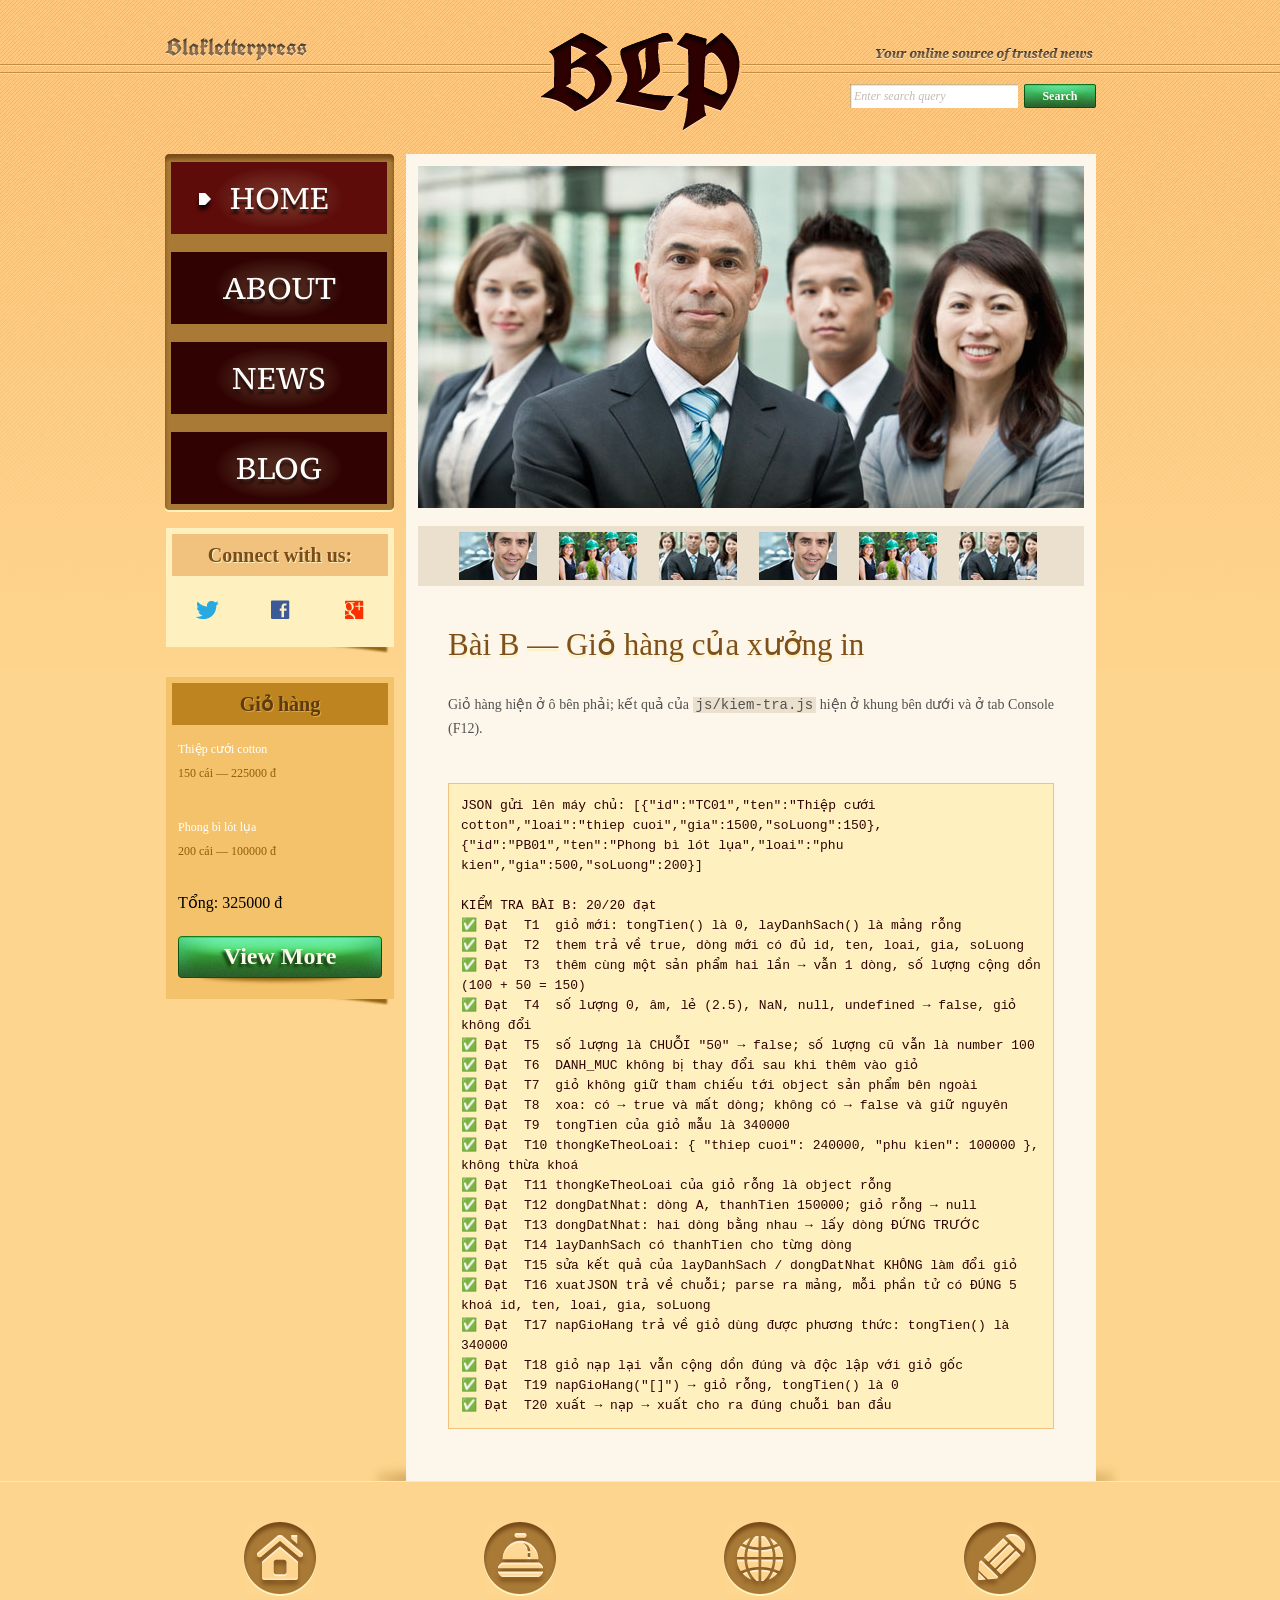
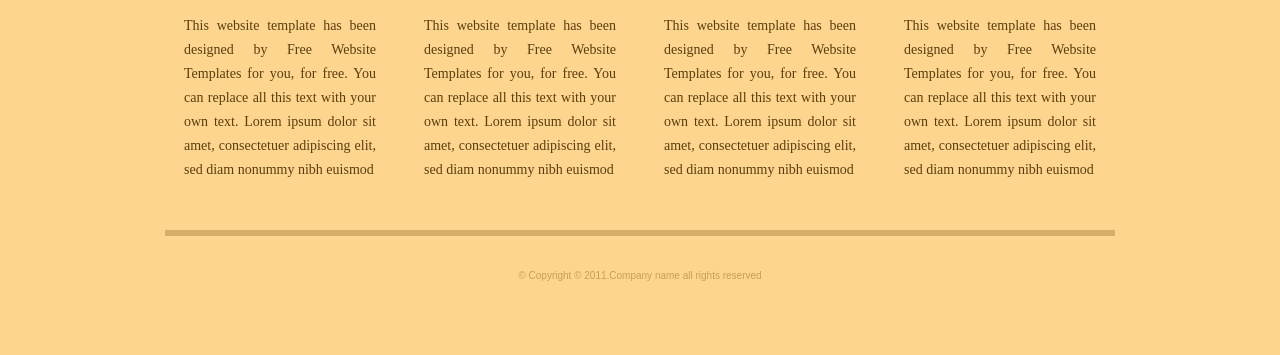
<file: assignment04/Bai tap 2 - JS tin tuc va gio hang/index.html>
<!DOCTYPE html>
<!-- Website template by freewebsitetemplates.com -->
<html>
<head>
	<meta charset="UTF-8">
	<title>Bài B – Giỏ hàng | Blakletterpress</title>
	<link rel="stylesheet" href="css/style.css" type="text/css">
	<link rel="stylesheet" href="css/bai-js.css" type="text/css">
</head>
<body>
	<div id="page">
		<div id="header">
			<div id="motto">
				<a href="index.html" class="sitename"><img src="images/blakletterpress.png" height="24" width="142" alt="SiteName"></a>
				<p>
					<img src="images/header-text.png" height="14" width="218" alt="Text">
				</p>
			</div>
			<div id="logo">
				<a href="index.html"><img src="images/logo.png" alt="LOGO"></a>
			</div>
			<div id="searchbar">
				<form action="#" method="post">
					<input type="text" value="Enter search query" class="txtfield" onBlur="javascript:if(this.value==''){this.value=this.defaultValue;}" onFocus="javascript:if(this.value==this.defaultValue){this.value='';}">
					<input type="submit" value="Search" class="btn">
				</form>
			</div>
		</div>
		<div id="contents">
			<div id="main">
				<div id="gallery">
					<div>
						<img src="images/team-large.jpg" alt="Img">
					</div>
					<ul>
						<li>
							<img src="images/smiling.jpg" alt="Img">
						</li>
						<li>
							<img src="images/ecofriends.jpg" alt="Img">
						</li>
						<li>
							<img src="images/team.jpg" alt="Img">
						</li>
						<li>
							<img src="images/smiling.jpg" alt="Img">
						</li>
						<li>
							<img src="images/ecofriends.jpg" alt="Img">
						</li>
						<li>
							<img src="images/team.jpg" alt="Img">
						</li>
					</ul>
				</div>
				<div class="body">
					<h1>Bài B — Giỏ hàng của xưởng in</h1>
					<p>
						Giỏ hàng hiện ở ô bên phải; kết quả của <code>js/kiem-tra.js</code> hiện ở khung bên dưới và ở tab Console (F12).
					</p>
					<pre id="ket-qua"></pre>
				</div>
			</div>
			<div id="sidebar">
				<div id="navigation">
					<div>
						<ul>
							<li class="selected">
								<a href="index.html">Home</a>
							</li>
							<li>
								<a href="about.html">About</a>
							</li>
							<li>
								<a href="news.html">News</a>
							</li>
							<li>
								<a href="blog.html">Blog</a>
							</li>
						</ul>
					</div>
				</div>
				<div class="section">
					<div id="connect">
						<h2>Connect with us:</h2>
						<a href="http://freewebsitetemplates.com/go/twitter/" target="_blank" class="twitter"></a> <a href="http://freewebsitetemplates.com/go/facebook/" target="_blank" class="facebook"></a> <a href="http://freewebsitetemplates.com/go/googleplus/" target="_blank" class="googleplus"></a>
					</div>
				</div>
				<div class="section">
					<div id="posts">
						<h2>Giỏ hàng</h2>
						<ul id="gio-hang">
							<li>
								<h5>Title Sample One</h5>
								<p>
									Lorem ipsum dolor sit amet, consectetur adipiscing elit. Donec eleifend ligula vel velit varius
								</p>
								<a href="news.html" class="more">Read more</a>
							</li>
							<li>
								<h5>Title Sample One</h5>
								<p>
									Lorem ipsum dolor sit amet, consectetur adipiscing elit. Donec eleifend ligula vel velit varius
								</p>
								<a href="news.html" class="more">Read more</a>
							</li>
						</ul>
						<a href="news.html" class="btn2">View More</a>
					</div>
				</div>
			</div>
		</div>
		<div id="footer">
			<div>
				<ul id="featured">
					<li>
						<a href="index.html" class="home"></a>
						<p>
							This website template has been designed by Free Website Templates for you, for free. You can replace all this text with your own text. Lorem ipsum dolor sit amet, consectetuer adipiscing elit, sed diam nonummy nibh euismod
						</p>
					</li>
					<li>
						<a href="index.html" class="bell"></a>
						<p>
							This website template has been designed by Free Website Templates for you, for free. You can replace all this text with your own text. Lorem ipsum dolor sit amet, consectetuer adipiscing elit, sed diam nonummy nibh euismod
						</p>
					</li>
					<li>
						<a href="index.html" class="globe"></a>
						<p>
							This website template has been designed by Free Website Templates for you, for free. You can replace all this text with your own text. Lorem ipsum dolor sit amet, consectetuer adipiscing elit, sed diam nonummy nibh euismod
						</p>
					</li>
					<li>
						<a href="index.html" class="pencil"></a>
						<p>
							This website template has been designed by Free Website Templates for you, for free. You can replace all this text with your own text. Lorem ipsum dolor sit amet, consectetuer adipiscing elit, sed diam nonummy nibh euismod
						</p>
					</li>
				</ul>
				<p id="footnote">
					© Copyright © 2011.Company name all rights reserved
				</p>
			</div>
		</div>
	</div>
	<script src="js/ho-tro.js"></script>
	<script src="js/bai-b-gio-hang.js"></script>
	<script src="js/kiem-tra.js"></script>
</body>
</html>
</file>
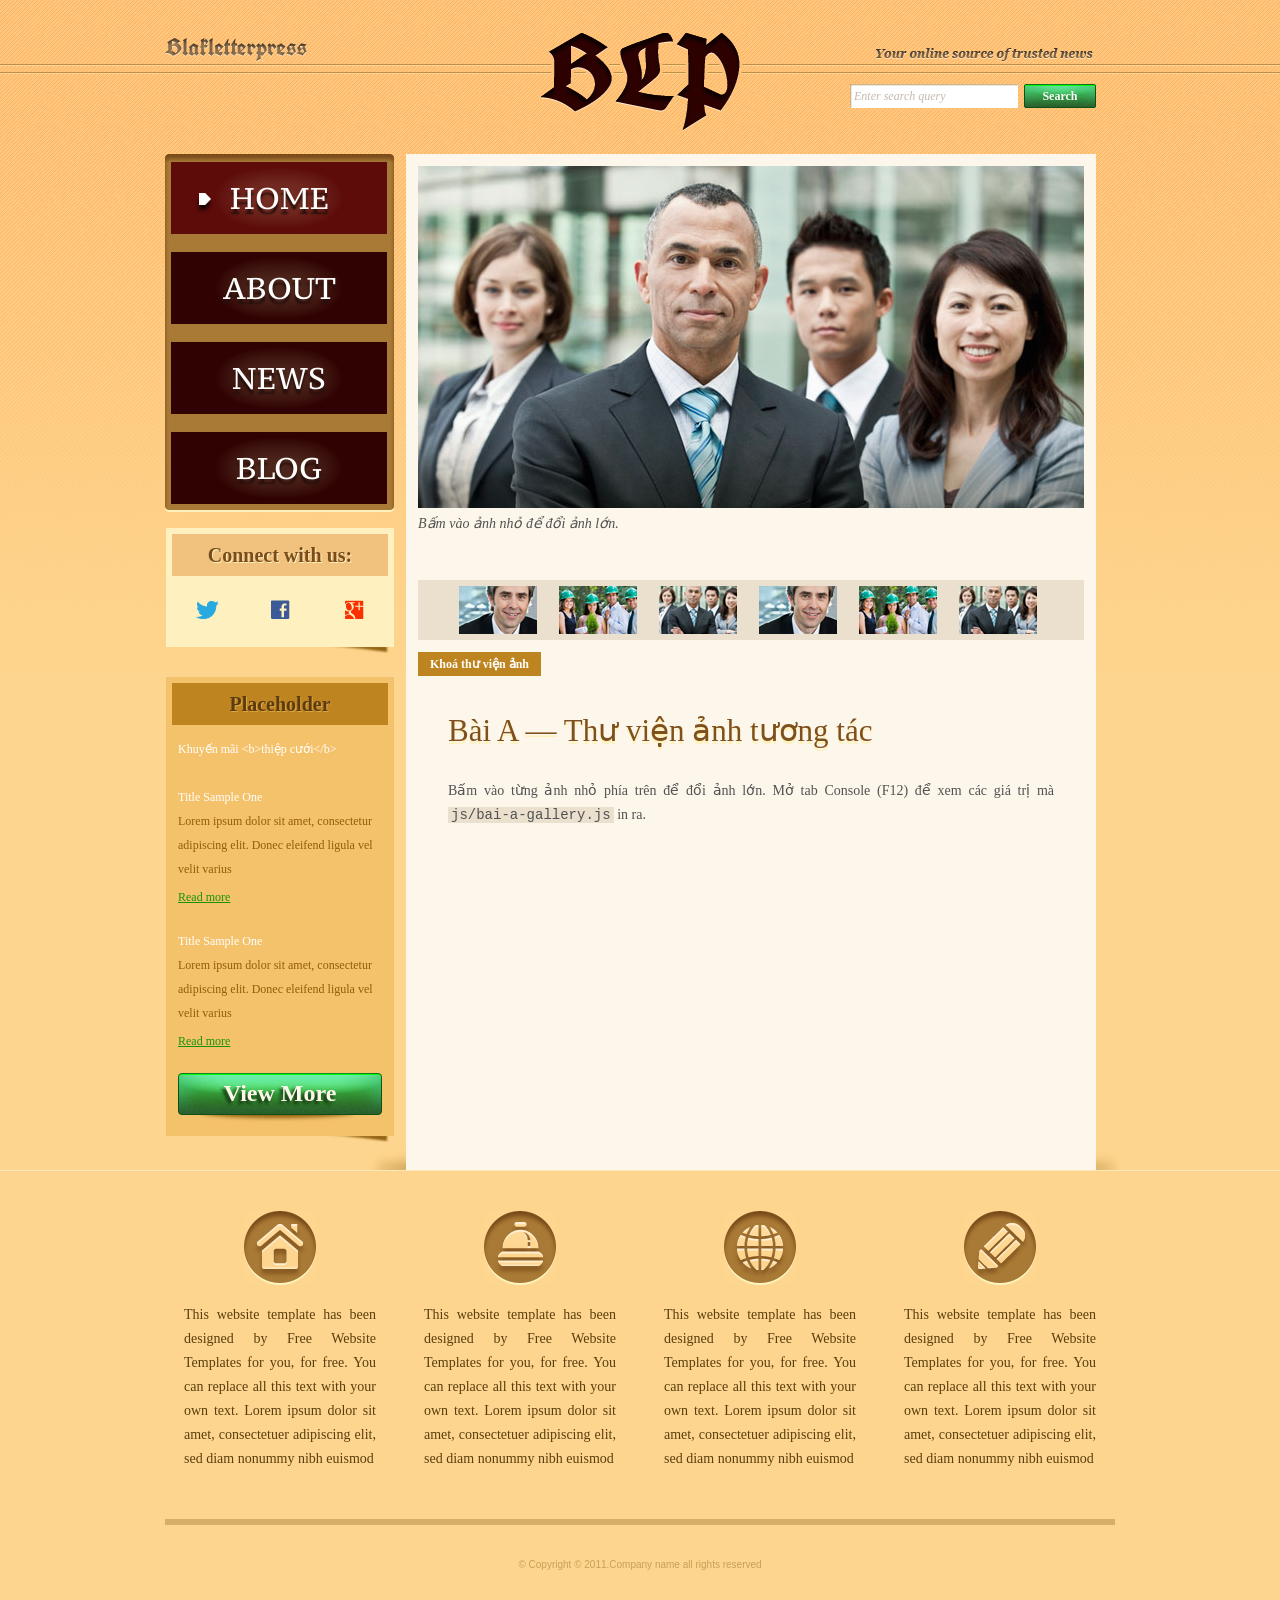
<file: assignment04/Bai tap 3 - JS thu vien anh va tin nhanh/index.html>
<!DOCTYPE html>
<!-- Website template by freewebsitetemplates.com -->
<html>
<head>
	<meta charset="UTF-8">
	<title>Bài A – Thư viện ảnh | Blakletterpress</title>
	<link rel="stylesheet" href="css/style.css" type="text/css">
	<link rel="stylesheet" href="css/bai-js.css" type="text/css">
</head>
<body>
	<div id="page">
		<div id="header">
			<div id="motto">
				<a href="index.html" class="sitename"><img src="images/blakletterpress.png" height="24" width="142" alt="SiteName"></a>
				<p>
					<img src="images/header-text.png" height="14" width="218" alt="Text">
				</p>
			</div>
			<div id="logo">
				<a href="index.html"><img src="images/logo.png" alt="LOGO"></a>
			</div>
			<div id="searchbar">
				<form action="#" method="post">
					<input type="text" id="o-tim-kiem" value="Enter search query" class="txtfield">
					<input type="submit" value="Search" class="btn">
				</form>
			</div>
		</div>
		<div id="contents">
			<div id="main">
				<div id="gallery">
					<div>
						<img src="images/team-large.jpg" alt="Img">
					</div>
					<ul>
						<li>
							<img src="images/smiling.jpg" alt="meeting">
						</li>
						<li>
							<img src="images/ecofriends.jpg" alt="team-large">
						</li>
						<li>
							<img src="images/team.jpg" alt="team-large">
						</li>
						<li>
							<img src="images/smiling.jpg" alt="meeting">
						</li>
						<li>
							<img src="images/ecofriends.jpg" alt="team-large">
						</li>
						<li>
							<img src="images/team.jpg" alt="team-large">
						</li>
					</ul>
					<button type="button" id="nut-khoa">Khoá thư viện ảnh</button>
				</div>
				<div class="body">
					<h1>Bài A — Thư viện ảnh tương tác</h1>
					<p>
						Bấm vào từng ảnh nhỏ phía trên để đổi ảnh lớn. Mở tab Console (F12) để xem các giá trị mà <code>js/bai-a-gallery.js</code> in ra.
					</p>
				</div>
			</div>
			<div id="sidebar">
				<div id="navigation">
					<div>
						<ul>
							<li class="selected">
								<a href="index.html">Home</a>
							</li>
							<li>
								<a href="about.html">About</a>
							</li>
							<li>
								<a href="news.html">News</a>
							</li>
							<li>
								<a href="blog.html">Blog</a>
							</li>
						</ul>
					</div>
				</div>
				<div class="section">
					<div id="connect">
						<h2>Connect with us:</h2>
						<a href="http://freewebsitetemplates.com/go/twitter/" target="_blank" class="twitter"></a> <a href="http://freewebsitetemplates.com/go/facebook/" target="_blank" class="facebook"></a> <a href="http://freewebsitetemplates.com/go/googleplus/" target="_blank" class="googleplus"></a>
					</div>
				</div>
				<div class="section">
					<div id="posts">
						<h2>Placeholder</h2>
						<ul>
							<li>
								<h5>Title Sample One</h5>
								<p>
									Lorem ipsum dolor sit amet, consectetur adipiscing elit. Donec eleifend ligula vel velit varius
								</p>
								<a href="news.html" class="more">Read more</a>
							</li>
							<li>
								<h5>Title Sample One</h5>
								<p>
									Lorem ipsum dolor sit amet, consectetur adipiscing elit. Donec eleifend ligula vel velit varius
								</p>
								<a href="news.html" class="more">Read more</a>
							</li>
						</ul>
						<a href="news.html" class="btn2">View More</a>
					</div>
				</div>
			</div>
		</div>
		<div id="footer">
			<div>
				<ul id="featured">
					<li>
						<a href="index.html" class="home"></a>
						<p>
							This website template has been designed by Free Website Templates for you, for free. You can replace all this text with your own text. Lorem ipsum dolor sit amet, consectetuer adipiscing elit, sed diam nonummy nibh euismod
						</p>
					</li>
					<li>
						<a href="index.html" class="bell"></a>
						<p>
							This website template has been designed by Free Website Templates for you, for free. You can replace all this text with your own text. Lorem ipsum dolor sit amet, consectetuer adipiscing elit, sed diam nonummy nibh euismod
						</p>
					</li>
					<li>
						<a href="index.html" class="globe"></a>
						<p>
							This website template has been designed by Free Website Templates for you, for free. You can replace all this text with your own text. Lorem ipsum dolor sit amet, consectetuer adipiscing elit, sed diam nonummy nibh euismod
						</p>
					</li>
					<li>
						<a href="index.html" class="pencil"></a>
						<p>
							This website template has been designed by Free Website Templates for you, for free. You can replace all this text with your own text. Lorem ipsum dolor sit amet, consectetuer adipiscing elit, sed diam nonummy nibh euismod
						</p>
					</li>
				</ul>
				<p id="footnote">
					© Copyright © 2011.Company name all rights reserved
				</p>
			</div>
		</div>
	</div>
	<script src="js/bai-a-gallery.js"></script>
</body>
</html>
</file>
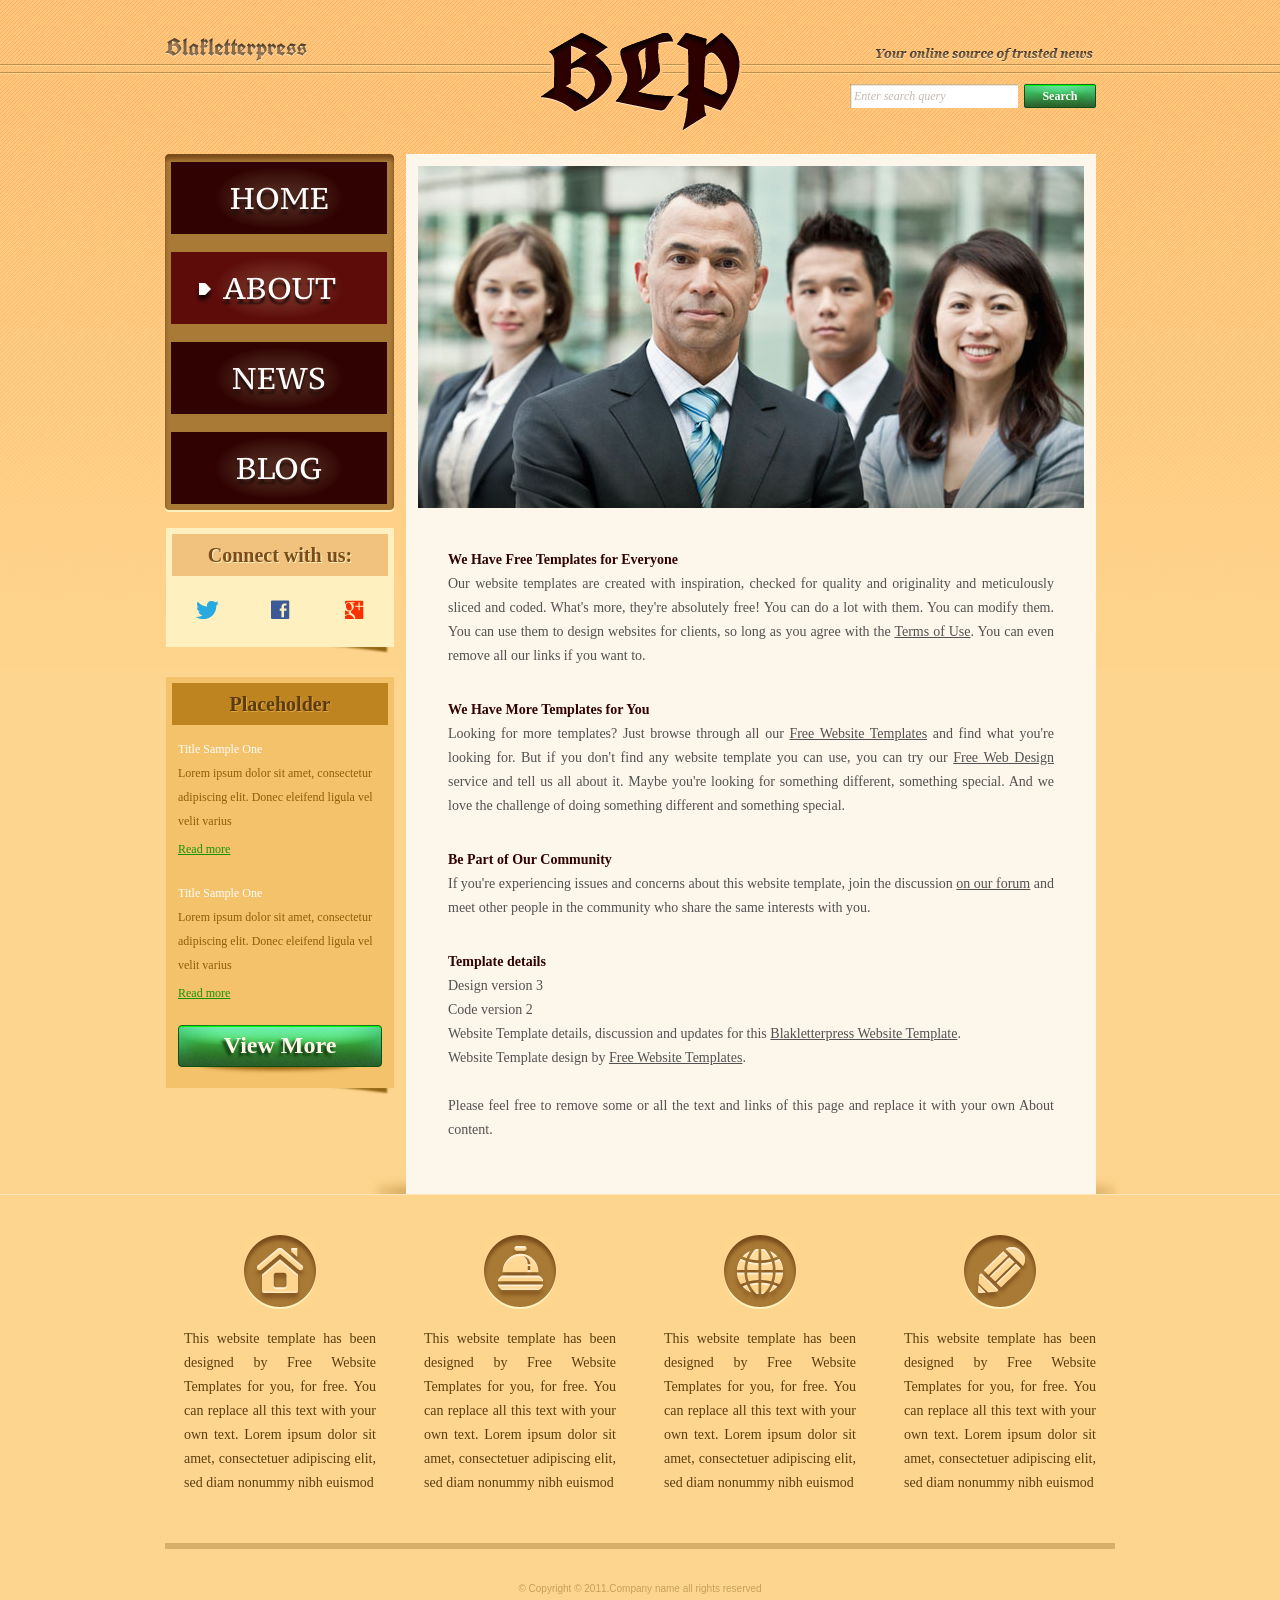
<file: about.html>
<!DOCTYPE html>
<!-- Website template by freewebsitetemplates.com -->
<html>
<head>
	<meta charset="UTF-8">
	<title>About - Blakletterpress Website Template</title>
	<link rel="stylesheet" href="css/style.css" type="text/css">
</head>
<body>
	<div id="page">
		<div id="header">
			<div id="motto">
				<a href="index.html" class="sitename"><img src="images/blakletterpress.png" height="24" width="142" alt="SiteName"></a>
				<p>
					<img src="images/header-text.png" height="14" width="218" alt="Text">
				</p>
			</div>
			<div id="logo">
				<a href="index.html"><img src="images/logo.png" alt="LOGO"></a>
			</div>
			<div id="searchbar">
				<form action="#" method="post">
					<input type="text" value="Enter search query" class="txtfield" onBlur="javascript:if(this.value==''){this.value=this.defaultValue;}" onFocus="javascript:if(this.value==this.defaultValue){this.value='';}">
					<input type="submit" value="Search" class="btn">
				</form>
			</div>
		</div>
		<div id="contents">
			<div id="main">
				<div id="gallery">
					<div>
						<img src="images/team-large.jpg" alt="Img">
					</div>
				</div>
				<div id="about" class="body">
					<h4>We Have Free Templates for Everyone</h4>
					<p>
						Our website templates are created with inspiration, checked for quality and originality and meticulously sliced and coded. What's more, they're absolutely free! You can do a lot with them. You can modify them. You can use them to design websites for clients, so long as you agree with the <a href="http://www.freewebsitetemplates.com/about/terms/">Terms of Use</a>. You can even remove all our links if you want to.
					</p>
					<h4>We Have More Templates for You</h4>
					<p>
						Looking for more templates? Just browse through all our <a href="http://www.freewebsitetemplates.com/">Free Website Templates</a> and find what you're looking for. But if you don't find any website template you can use, you can try our <a href="http://www.freewebsitetemplates.com/freewebdesign/">Free Web Design</a> service and tell us all about it. Maybe you're looking for something different, something special. And we love the challenge of doing something different and something special.
					</p>
					<h4>Be Part of Our Community</h4>
					<p>
						If you're experiencing issues and concerns about this website template, join the discussion <a href="http://www.freewebsitetemplates.com/forums/">on our forum</a> and meet other people in the community who share the same interests with you.
					</p>
					<h4>Template details</h4>
					<p>
						Design version 3<br> Code version 2<br> Website Template details, discussion and updates for this <a href="http://www.freewebsitetemplates.com/forums/f18/">Blakletterpress Website Template</a>.<br> Website Template design by <a href="http://www.freewebsitetemplates.com/">Free Website Templates</a>.<br><br> Please feel free to remove some or all the text and links of this page and replace it with your own About content.
					</p>
				</div>
			</div>
			<div id="sidebar">
				<div id="navigation">
					<div>
						<ul>
							<li>
								<a href="index.html">Home</a>
							</li>
							<li class="selected">
								<a href="about.html">About</a>
							</li>
							<li>
								<a href="news.html">News</a>
							</li>
							<li>
								<a href="blog.html">Blog</a>
							</li>
						</ul>
					</div>
				</div>
				<div class="section">
					<div id="connect">
						<h2>Connect with us:</h2>
						<a href="http://freewebsitetemplates.com/go/twitter/" target="_blank" class="twitter"></a> <a href="http://freewebsitetemplates.com/go/facebook/" target="_blank" class="facebook"></a> <a href="http://freewebsitetemplates.com/go/googleplus/" target="_blank" class="googleplus"></a>
					</div>
				</div>
				<div class="section">
					<div id="posts">
						<h2>Placeholder</h2>
						<ul>
							<li>
								<h5>Title Sample One</h5>
								<p>
									Lorem ipsum dolor sit amet, consectetur adipiscing elit. Donec eleifend ligula vel velit varius
								</p>
								<a href="news.html" class="more">Read more</a>
							</li>
							<li>
								<h5>Title Sample One</h5>
								<p>
									Lorem ipsum dolor sit amet, consectetur adipiscing elit. Donec eleifend ligula vel velit varius
								</p>
								<a href="news.html" class="more">Read more</a>
							</li>
						</ul>
						<a href="news.html" class="btn2">View More</a>
					</div>
				</div>
			</div>
		</div>
		<div id="footer">
			<div>
				<ul id="featured">
					<li>
						<a href="index.html" class="home"></a>
						<p>
							This website template has been designed by Free Website Templates for you, for free. You can replace all this text with your own text. Lorem ipsum dolor sit amet, consectetuer adipiscing elit, sed diam nonummy nibh euismod
						</p>
					</li>
					<li>
						<a href="index.html" class="bell"></a>
						<p>
							This website template has been designed by Free Website Templates for you, for free. You can replace all this text with your own text. Lorem ipsum dolor sit amet, consectetuer adipiscing elit, sed diam nonummy nibh euismod
						</p>
					</li>
					<li>
						<a href="index.html" class="globe"></a>
						<p>
							This website template has been designed by Free Website Templates for you, for free. You can replace all this text with your own text. Lorem ipsum dolor sit amet, consectetuer adipiscing elit, sed diam nonummy nibh euismod
						</p>
					</li>
					<li>
						<a href="index.html" class="pencil"></a>
						<p>
							This website template has been designed by Free Website Templates for you, for free. You can replace all this text with your own text. Lorem ipsum dolor sit amet, consectetuer adipiscing elit, sed diam nonummy nibh euismod
						</p>
					</li>
					</li>
				</ul>
				<p id="footnote">
					© Copyright © 2011.Company name all rights reserved
				</p>
			</div>
		</div>
	</div>
</body>
</html>
</file>
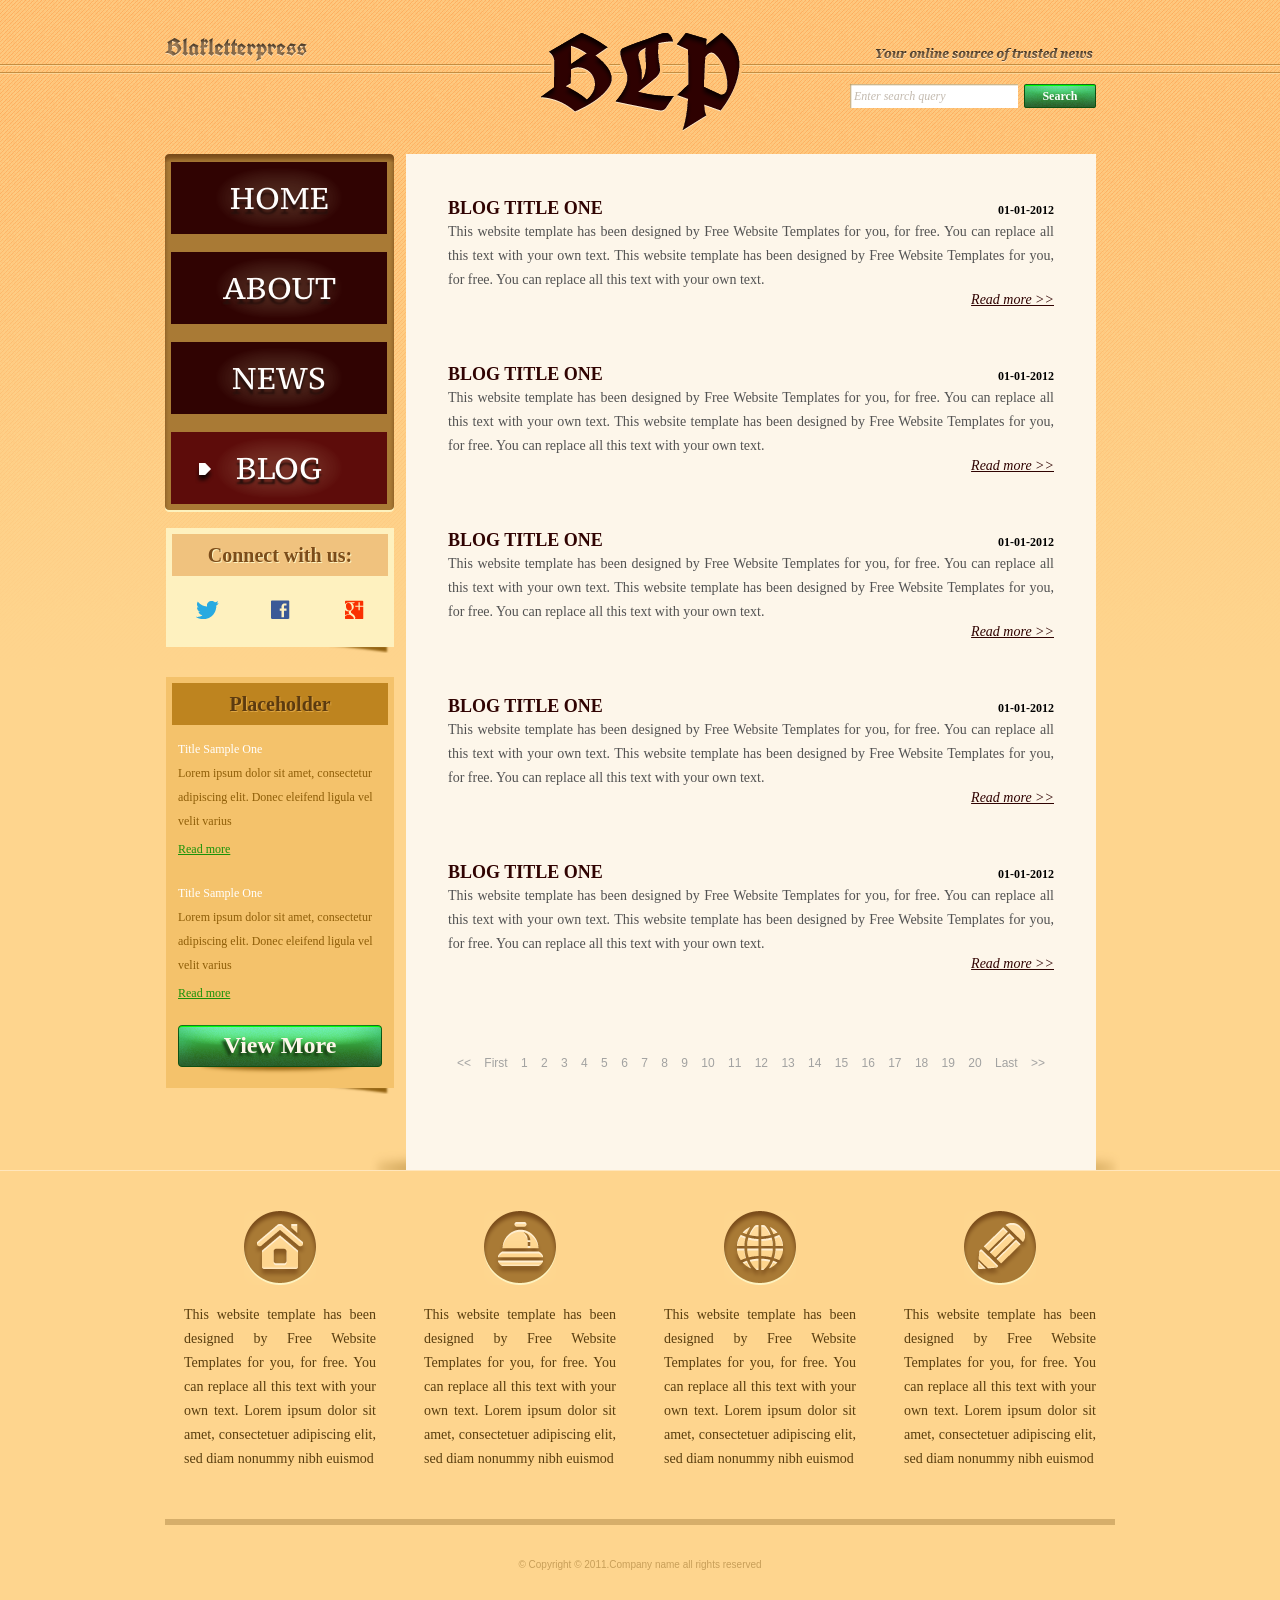
<file: blog.html>
<!DOCTYPE html>
<!-- Website template by freewebsitetemplates.com -->
<html>
<head>
	<meta charset="UTF-8">
	<title>Blog - Blakletterpress Website Template</title>
	<link rel="stylesheet" href="css/style.css" type="text/css">
</head>
<body>
	<div id="page">
		<div id="header">
			<div id="motto">
				<a href="index.html" class="sitename"><img src="images/blakletterpress.png" height="24" width="142" alt="SiteName"></a>
				<p>
					<img src="images/header-text.png" height="14" width="218" alt="Text">
				</p>
			</div>
			<div id="logo">
				<a href="index.html"><img src="images/logo.png" alt="LOGO"></a>
			</div>
			<div id="searchbar">
				<form action="#" method="post">
					<input type="text" value="Enter search query" class="txtfield" onBlur="javascript:if(this.value==''){this.value=this.defaultValue;}" onFocus="javascript:if(this.value==this.defaultValue){this.value='';}">
					<input type="submit" value="Search" class="btn">
				</form>
			</div>
		</div>
		<div id="contents">
			<div id="main">
				<div class="body">
					<ul id="list">
						<li>
							<span class="time">01-01-2012</span>
							<h3>BLOG TITLE ONE</h3>
							<p>
								This website template has been designed by Free Website Templates for you, for free. You can replace all this text with your own text. This website template has been designed by Free Website Templates for you, for free. You can replace all this text with your own text.
							</p>
							<a href="blog.html" class="more">Read more >></a>
						</li>
						<li>
							<span class="time">01-01-2012</span>
							<h3>BLOG TITLE ONE</h3>
							<p>
								This website template has been designed by Free Website Templates for you, for free. You can replace all this text with your own text. This website template has been designed by Free Website Templates for you, for free. You can replace all this text with your own text.
							</p>
							<a href="blog.html" class="more">Read more >></a>
						</li>
						<li>
							<span class="time">01-01-2012</span>
							<h3>BLOG TITLE ONE</h3>
							<p>
								This website template has been designed by Free Website Templates for you, for free. You can replace all this text with your own text. This website template has been designed by Free Website Templates for you, for free. You can replace all this text with your own text.
							</p>
							<a href="blog.html" class="more">Read more >></a>
						</li>
						<li>
							<span class="time">01-01-2012</span>
							<h3>BLOG TITLE ONE</h3>
							<p>
								This website template has been designed by Free Website Templates for you, for free. You can replace all this text with your own text. This website template has been designed by Free Website Templates for you, for free. You can replace all this text with your own text.
							</p>
							<a href="blog.html" class="more">Read more >></a>
						</li>
						<li>
							<span class="time">01-01-2012</span>
							<h3>BLOG TITLE ONE</h3>
							<p>
								This website template has been designed by Free Website Templates for you, for free. You can replace all this text with your own text. This website template has been designed by Free Website Templates for you, for free. You can replace all this text with your own text.
							</p>
							<a href="blog.html" class="more">Read more >></a>
						</li>
					</ul>
					<div id="pagination">
						<a href="blog.html">&lt;&lt;</a> <a href="blog.html">First</a> <a href="blog.html">1</a> <a href="blog.html">2</a> <a href="blog.html">3</a> <a href="blog.html">4</a> <a href="blog.html">5</a> <a href="blog.html">6</a> <a href="blog.html">7</a> <a href="blog.html">8</a> <a href="blog.html">9</a> <a href="blog.html">10</a> <a href="blog.html">11</a> <a href="blog.html">12</a> <a href="blog.html">13</a> <a href="blog.html">14</a> <a href="blog.html">15</a> <a href="blog.html">16</a> <a href="blog.html">17</a> <a href="blog.html">18</a> <a href="blog.html">19</a> <a href="blog.html">20</a> <a href="blog.html">Last</a> <a href="blog.html">&gt;&gt;</a>
					</div>
				</div>
			</div>
			<div id="sidebar">
				<div id="navigation">
					<div>
						<ul>
							<li>
								<a href="index.html">Home</a>
							</li>
							<li>
								<a href="about.html">About</a>
							</li>
							<li>
								<a href="news.html">News</a>
							</li>
							<li class="selected">
								<a href="blog.html">Blog</a>
							</li>
						</ul>
					</div>
				</div>
				<div class="section">
					<div id="connect">
						<h2>Connect with us:</h2>
						<a href="http://freewebsitetemplates.com/go/twitter/" target="_blank" class="twitter"></a> <a href="http://freewebsitetemplates.com/go/facebook/" target="_blank" class="facebook"></a> <a href="http://freewebsitetemplates.com/go/googleplus/" target="_blank" class="googleplus"></a>
					</div>
				</div>
				<div class="section">
					<div id="posts">
						<h2>Placeholder</h2>
						<ul>
							<li>
								<h5>Title Sample One</h5>
								<p>
									Lorem ipsum dolor sit amet, consectetur adipiscing elit. Donec eleifend ligula vel velit varius
								</p>
								<a href="news.html" class="more">Read more</a>
							</li>
							<li>
								<h5>Title Sample One</h5>
								<p>
									Lorem ipsum dolor sit amet, consectetur adipiscing elit. Donec eleifend ligula vel velit varius
								</p>
								<a href="news.html" class="more">Read more</a>
							</li>
						</ul>
						<a href="news.html" class="btn2">View More</a>
					</div>
				</div>
			</div>
		</div>
		<div id="footer">
			<div>
				<ul id="featured">
					<li>
						<a href="index.html" class="home"></a>
						<p>
							This website template has been designed by Free Website Templates for you, for free. You can replace all this text with your own text. Lorem ipsum dolor sit amet, consectetuer adipiscing elit, sed diam nonummy nibh euismod
						</p>
					</li>
					<li>
						<a href="index.html" class="bell"></a>
						<p>
							This website template has been designed by Free Website Templates for you, for free. You can replace all this text with your own text. Lorem ipsum dolor sit amet, consectetuer adipiscing elit, sed diam nonummy nibh euismod
						</p>
					</li>
					<li>
						<a href="index.html" class="globe"></a>
						<p>
							This website template has been designed by Free Website Templates for you, for free. You can replace all this text with your own text. Lorem ipsum dolor sit amet, consectetuer adipiscing elit, sed diam nonummy nibh euismod
						</p>
					</li>
					<li>
						<a href="index.html" class="pencil"></a>
						<p>
							This website template has been designed by Free Website Templates for you, for free. You can replace all this text with your own text. Lorem ipsum dolor sit amet, consectetuer adipiscing elit, sed diam nonummy nibh euismod
						</p>
					</li>
				</ul>
				<p id="footnote">
					© Copyright © 2011.Company name all rights reserved
				</p>
			</div>
		</div>
	</div>
</body>
</html>
</file>
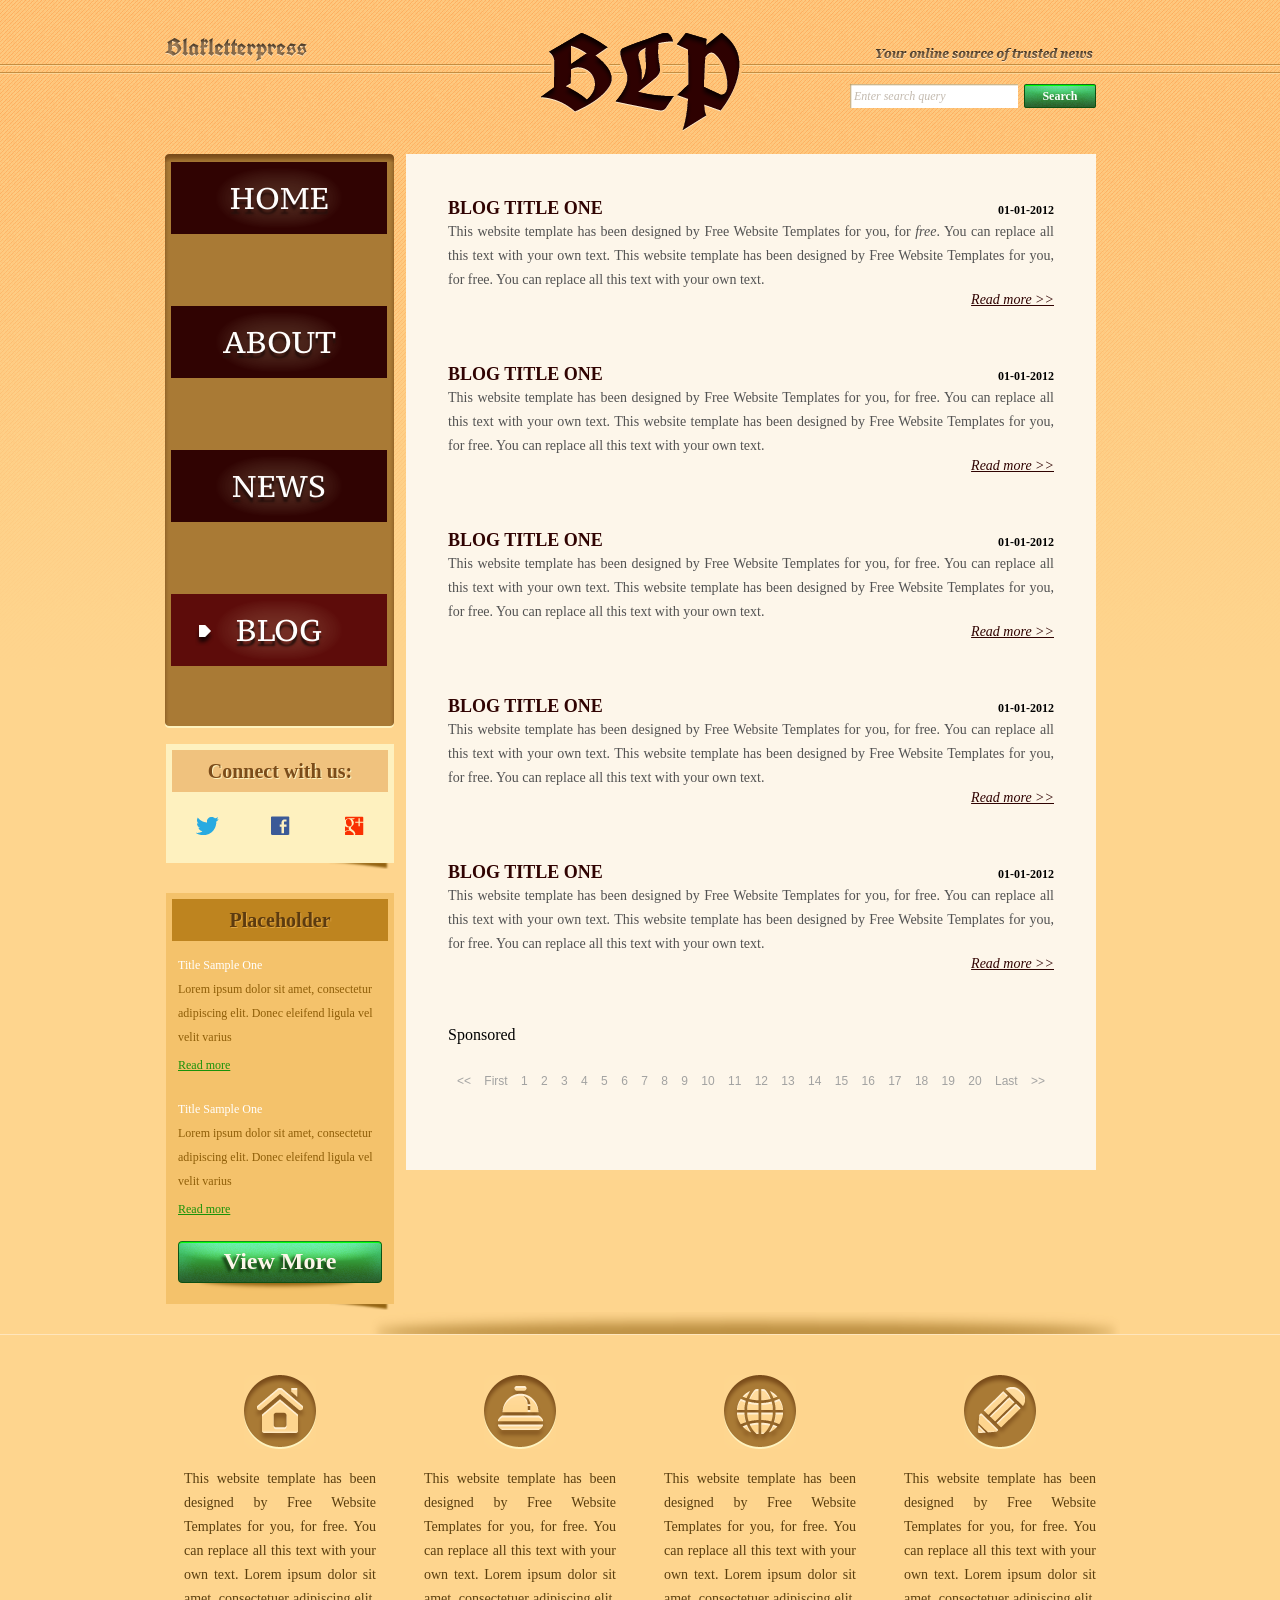
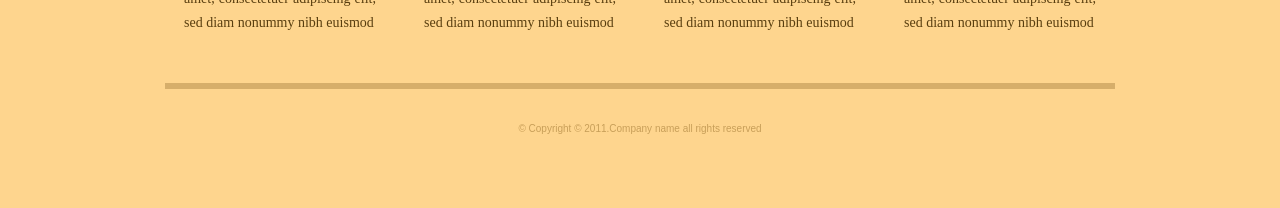
<file: blog_wrong.html>
<!DOCTYPE html>
<!-- Website template by freewebsitetemplates.com -->
<html>
<head>
	<meta charset="utf8">
	<title>Blog - Blakletterpress Website Template</title>
	<title>Blakletterpress</title>
	<link rel="stylesheet" href="css/style.css" type="text/css">
</head>
<body>
	<div id="page">
		<div id="header">
			<div id="motto">
				<a href="index.html" class="sitename" class="brand"><img src="images/blakletterpress.png" height="24" width="142px" alt="SiteName"></a>
				<p>
					<img src="images/header-text.png" height="14" width="218">
				</p>
			</div>
			<div id="logo">
				<a href="index.html"><img src="images/logo.png" alt="LOGO"></a>
			</div>
			<div id="searchbar">
				<form action="#" method="post">
					<input type="text" value="Enter search query" class="txtfield" onBlur="javascript:if(this.value==''){this.value=this.defaultValue;}" onFocus="javascript:if(this.value==this.defaultValue){this.value='';}">
					<input type="submit" value="Search" class="btn">
				</form>
			</div>
		</div>
		<div id="contents">
			<div id="main">
				<div class="body">
					<ul id="list">
						<li>
							<span class="time">01-01-2012</span>
							<h3>BLOG TITLE ONE</h3>
							<p>
								This website template has been designed by Free Website Templates for you, for <i>free</i>. You can replace all this text with your own text. This website template has been designed by Free Website Templates for you, for free. You can replace all this text with your own text.
							</p>
							<a href="blog.html" class="more">Read more >></a>
						</li>
						<li>
							<span class="time">01-01-2012</span>
							<h3>BLOG TITLE ONE</h3>
							<p>
								This website template has been designed by Free Website Templates for you, for free. You can replace all this text with your own text. This website template has been designed by Free Website Templates for you, for free. You can replace all this text with your own text.
							</p>
							<a href="blog.html" class="more">Read more >></a>
						</li>
						<li>
							<span class="time">01-01-2012</span>
							<h3>BLOG TITLE ONE</h3>
							<p>
								This website template has been designed by Free Website Templates for you, for free. You can replace all this text with your own text. This website template has been designed by Free Website Templates for you, for free. You can replace all this text with your own text.
							</p>
							<a href="blog.html" class="more">Read more >></a>
						</li>
						<li>
							<span class="time">01-01-2012</span>
							<h3>BLOG TITLE ONE</h3>
							<p>
								This website template has been designed by Free Website Templates for you, for free. You can replace all this text with your own text. This website template has been designed by Free Website Templates for you, for free. You can replace all this text with your own text.
							</p>
							<a href="blog.html" class="more">Read more >></a>
						</li>
						<li>
							<span class="time">01-01-2012</span>
							<h3>BLOG TITLE ONE</h3>
							<p>
								This website template has been designed by Free Website Templates for you, for free. You can replace all this text with your own text. This website template has been designed by Free Website Templates for you, for free. You can replace all this text with your own text.
							</p>
							<a href="blog.html" class="more">Read more >></a>
						</li>
						<div class="ad">Sponsored</div>
					</ul>
					<div id="pagination">
						<a href="blog.html">&lt;&lt;</a> <a href="blog.html?page=2&sort=new">First</a> <a href="blog.html">1 <a href="blog.html">2</a> <a href="blog.html">3</a> <a href="blog.html">4</a> <a href="blog.html">5</a> <a href="blog.html">6</a> <a href="blog.html">7</a> <a href="blog.html">8</a> <a href="blog.html">9</a> <a href="blog.html">10</a> <a href="blog.html">11</a> <a href="blog.html">12</a> <a href="blog.html">13</a> <a href="blog.html">14</a> <a href="blog.html">15</a> <a href="blog.html">16</a> <a href="blog.html">17</a> <a href="blog.html">18</a> <a href="blog.html">19</a> <a href="blog.html">20</a> <a href="blog.html">Last</a> <a href="blog.html">&gt;&gt;</a>
					</div>
				</div>
			</div>
			<div id="sidebar">
				<div id="navigation">
					<div>
						<ul id="list">
							<li>
								<a href="index.html">Home</a>
							</li>
							<li>
								<a href="about.html">About</a>
							</li>
							<li>
								<a href="news.html">News</a>
							</li>
							<li class="selected">
								<a href="blog.html">Blog</a>
							</li>
						</ul>
					</div>
				</div>
				<div class="section">
					<div id="connect">
						<h2>Connect with us:</h2>
						<a href="http://freewebsitetemplates.com/go/twitter/" target="_blank" class="twitter"></a> <a href="http://freewebsitetemplates.com/go/facebook/" target="_blank" class="facebook"></a> <a href="http://freewebsitetemplates.com/go/googleplus/" target="_blank" class="googleplus"></a>
					</div>
				</div>
				<div class="section">
					<div id="posts">
						<h2>Placeholder</h2>
						<ul>
							<li>
								<h5>Title Sample One</h5>
								<p>
									Lorem ipsum dolor sit amet, consectetur adipiscing elit. Donec eleifend ligula vel velit varius
								</p>
								<a href="news.html" class="more">Read more</a>
							</li>
							<li>
								<h5>Title Sample One</h5>
								<p>
									Lorem ipsum dolor sit amet, consectetur adipiscing elit. Donec eleifend ligula vel velit varius
								</p>
								<a href="news.html" class="more">Read more</a>
							</li>
						</ol>
						<a href="" class="btn2">View More</a>
					</div>
				</div>
			</div>
		</div>
		<div id="footer">
			<div>
				<ul id="featured">
					<li>
						<a href="index.html" class="home"></a>
						<p>
							This website template has been designed by Free Website Templates for you, for free. You can replace all this text with your own text. Lorem ipsum dolor sit amet, consectetuer adipiscing elit, sed diam nonummy nibh euismod
						</p>
					</li>
					<li>
						<a href="index.html" class="bell"></a>
						<p>
							This website template has been designed by Free Website Templates for you, for free. You can replace all this text with your own text. Lorem ipsum dolor sit amet, consectetuer adipiscing elit, sed diam nonummy nibh euismod
						</p>
					</li>
					<li>
						<a href="index.html" class="globe"></a>
						<p>
							This website template has been designed by Free Website Templates for you, for free. You can replace all this text with your own text. Lorem ipsum dolor sit amet, consectetuer adipiscing elit, sed diam nonummy nibh euismod
						</p>
					</li>
					<li>
						<a href="index.html" class="pencil"></a>
						<p>
							This website template has been designed by Free Website Templates for you, for free. You can replace all this text with your own text. Lorem ipsum dolor sit amet, consectetuer adipiscing elit, sed diam nonummy nibh euismod
						</p>
					</li>
				</ul>
				<p id="footnote">
					© Copyright © 2011.Company name all rights reserved
				</p>
			</div>
		</div>
	</div>
</body>
</html>
</file>
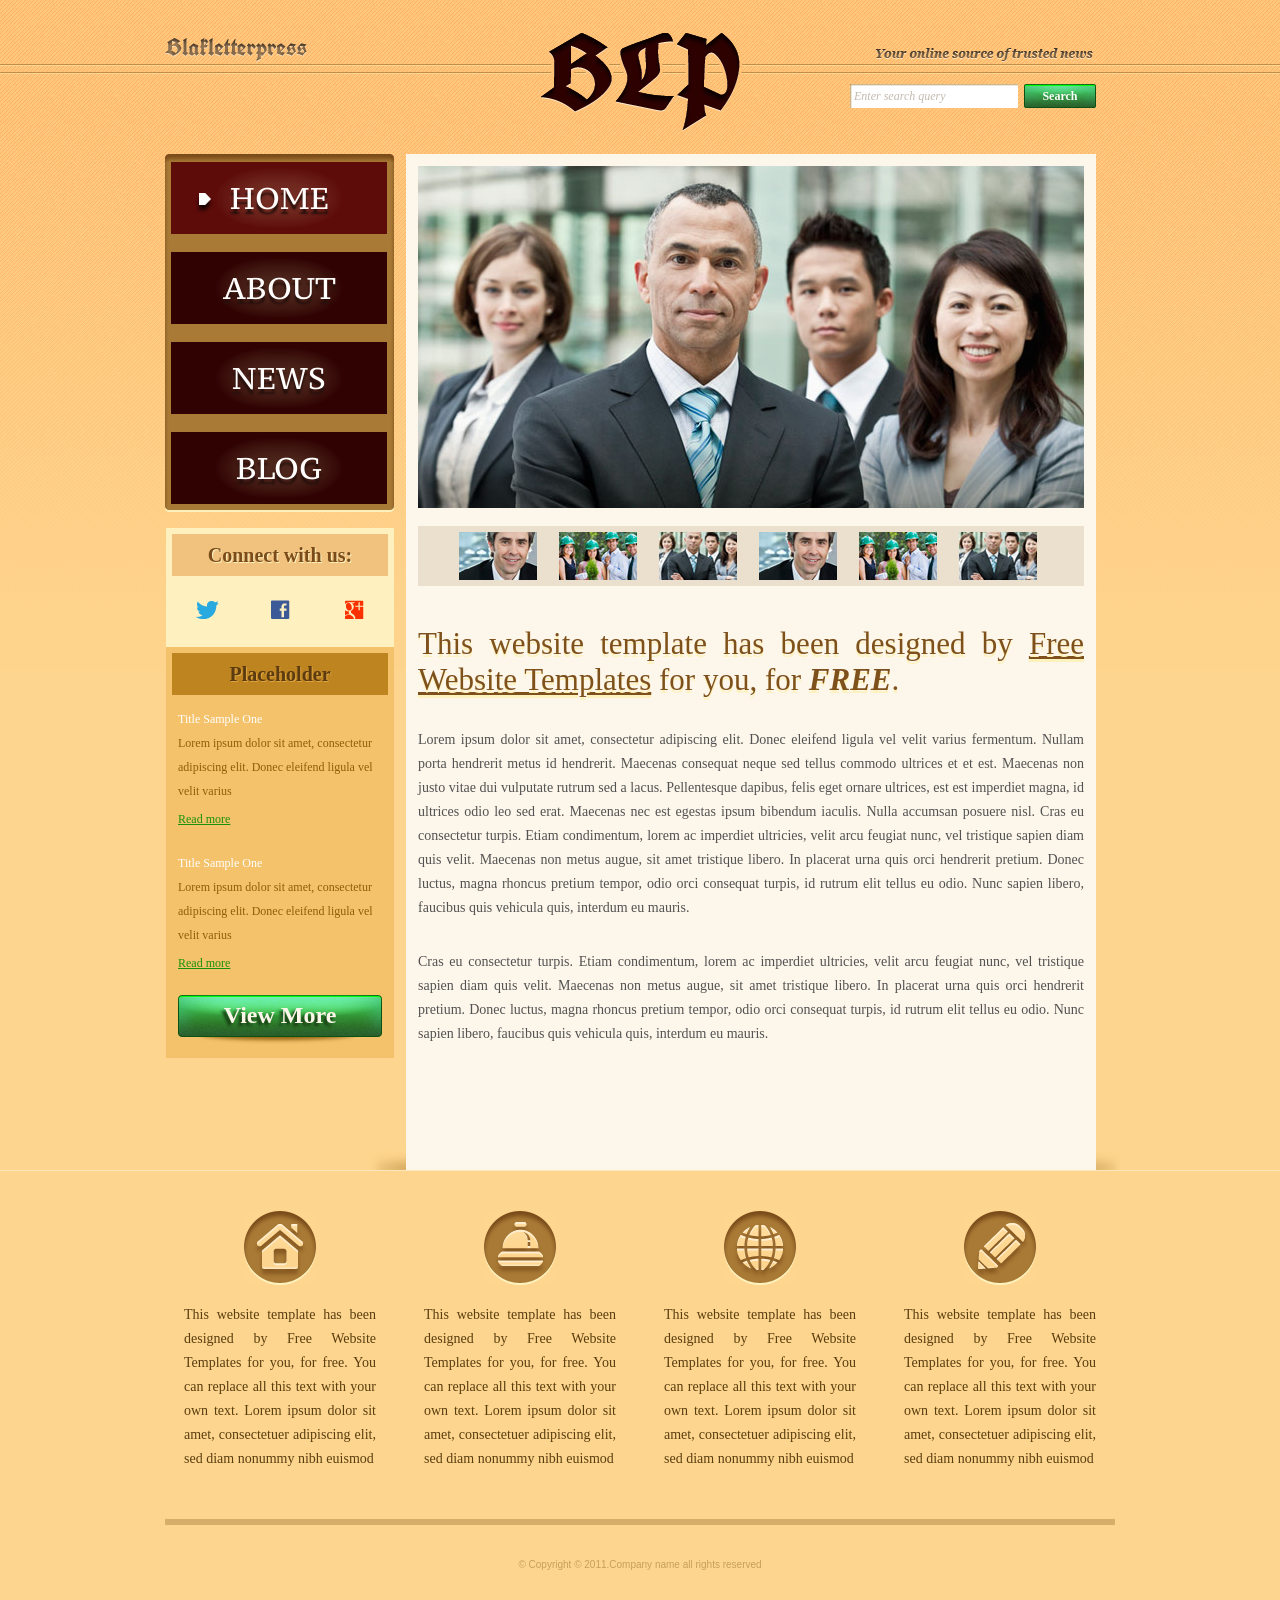
<file: index_new.html>
<!DOCTYPE html>
<!-- Website template by freewebsitetemplates.com -->
<html>
<head>
	<meta charset="UTF-8">
	<title>Blakletterpress Website Template</title>
	<link rel="stylesheet" href="css/style.css" type="text/css">
</head>
<body>
	<div id="page">
		<header id="header">
			<div id="motto">
				<a href="index.html" class="sitename"><img src="images/blakletterpress.png" height="24" width="142" alt="SiteName"></a>
				<p>
					<img src="images/header-text.png" height="14" width="218" alt="Text">
				</p>
			</div>
			<div id="logo">
				<a href="index.html"><img src="images/logo.png" alt="LOGO"></a>
			</div>
			<div id="searchbar">
				<form action="#" method="post">
					<input type="text" value="Enter search query" class="txtfield" onBlur="javascript:if(this.value==''){this.value=this.defaultValue;}" onFocus="javascript:if(this.value==this.defaultValue){this.value='';}">
					<input type="submit" value="Search" class="btn">
				</form>
			</div>
		</header>
		<div id="contents">
			<main id="main">
				<section id="gallery">
					<div>
						<img src="images/team-large.jpg" alt="Img">
					</div>
					<ul>
						<li>
							<img src="images/smiling.jpg" alt="Img">
						</li>
						<li>
							<img src="images/ecofriends.jpg" alt="Img">
						</li>
						<li>
							<img src="images/team.jpg" alt="Img">
						</li>
						<li>
							<img src="images/smiling.jpg" alt="Img">
						</li>
						<li>
							<img src="images/ecofriends.jpg" alt="Img">
						</li>
						<li>
							<img src="images/team.jpg" alt="Img">
						</li>
					</ul>
				</section>
				<section class="body">
					<h1>This website template has been designed by <a href="http://www.freewebsitetemplates.com/">Free Website Templates</a> for you, for <em>free</em>.</h1>
					<p>
						Lorem ipsum dolor sit amet, consectetur adipiscing elit. Donec eleifend ligula vel velit varius fermentum. Nullam porta hendrerit metus id hendrerit. Maecenas consequat neque sed tellus commodo ultrices et et est. Maecenas non justo vitae dui vulputate rutrum sed a lacus. Pellentesque dapibus, felis eget ornare ultrices, est est imperdiet magna, id ultrices odio leo sed erat. Maecenas nec est egestas ipsum bibendum iaculis. Nulla accumsan posuere nisl. Cras eu consectetur turpis. Etiam condimentum, lorem ac imperdiet ultricies, velit arcu feugiat nunc, vel tristique sapien diam quis velit. Maecenas non metus augue, sit amet tristique libero. In placerat urna quis orci hendrerit pretium. Donec luctus, magna rhoncus pretium tempor, odio orci consequat turpis, id rutrum elit tellus eu odio. Nunc sapien libero, faucibus quis vehicula quis, interdum eu mauris.
					</p>
					<p>
						Cras eu consectetur turpis. Etiam condimentum, lorem ac imperdiet ultricies, velit arcu feugiat nunc, vel tristique sapien diam quis velit. Maecenas non metus augue, sit amet tristique libero. In placerat urna quis orci hendrerit pretium. Donec luctus, magna rhoncus pretium tempor, odio orci consequat turpis, id rutrum elit tellus eu odio. Nunc sapien libero, faucibus quis vehicula quis, interdum eu mauris.
					</p>
				</section>
			</main>
			<aside id="sidebar">
				<nav id="navigation">
					<div>
						<ul>
							<li class="selected">
								<a href="index.html">Home</a>
							</li>
							<li>
								<a href="about.html">About</a>
							</li>
							<li>
								<a href="news.html">News</a>
							</li>
							<li>
								<a href="blog.html">Blog</a>
							</li>
						</ul>
					</div>
				</nav>
				<section class="section">
					<div id="connect">
						<h2>Connect with us:</h2>
						<a href="http://freewebsitetemplates.com/go/twitter/" target="_blank" class="twitter"></a> <a href="http://freewebsitetemplates.com/go/facebook/" target="_blank" class="facebook"></a> <a href="http://freewebsitetemplates.com/go/googleplus/" target="_blank" class="googleplus"></a>
					</div>
				</section>
				<section class="section">
					<div id="posts">
						<h2>Placeholder</h2>
						<ul>
							<li>
								<h5>Title Sample One</h5>
								<p>
									Lorem ipsum dolor sit amet, consectetur adipiscing elit. Donec eleifend ligula vel velit varius
								</p>
								<a href="news.html" class="more">Read more</a>
							</li>
							<li>
								<h5>Title Sample One</h5>
								<p>
									Lorem ipsum dolor sit amet, consectetur adipiscing elit. Donec eleifend ligula vel velit varius
								</p>
								<a href="news.html" class="more">Read more</a>
							</li>
						</ul>
						<a href="news.html" class="btn2">View More</a>
					</div>
				</section>
			</aside>
		</div>
		<footer id="footer">
			<div>
				<ul id="featured">
					<li>
						<a href="index.html" class="home"></a>
						<p>
							This website template has been designed by Free Website Templates for you, for free. You can replace all this text with your own text. Lorem ipsum dolor sit amet, consectetuer adipiscing elit, sed diam nonummy nibh euismod
						</p>
					</li>
					<li>
						<a href="index.html" class="bell"></a>
						<p>
							This website template has been designed by Free Website Templates for you, for free. You can replace all this text with your own text. Lorem ipsum dolor sit amet, consectetuer adipiscing elit, sed diam nonummy nibh euismod
						</p>
					</li>
					<li>
						<a href="index.html" class="globe"></a>
						<p>
							This website template has been designed by Free Website Templates for you, for free. You can replace all this text with your own text. Lorem ipsum dolor sit amet, consectetuer adipiscing elit, sed diam nonummy nibh euismod
						</p>
					</li>
					<li>
						<a href="index.html" class="pencil"></a>
						<p>
							This website template has been designed by Free Website Templates for you, for free. You can replace all this text with your own text. Lorem ipsum dolor sit amet, consectetuer adipiscing elit, sed diam nonummy nibh euismod
						</p>
					</li>
				</ul>
				<p id="footnote">
					© Copyright © 2011.Company name all rights reserved
				</p>
			</div>
		</footer>
	</div>
</body>
</html>
</file>
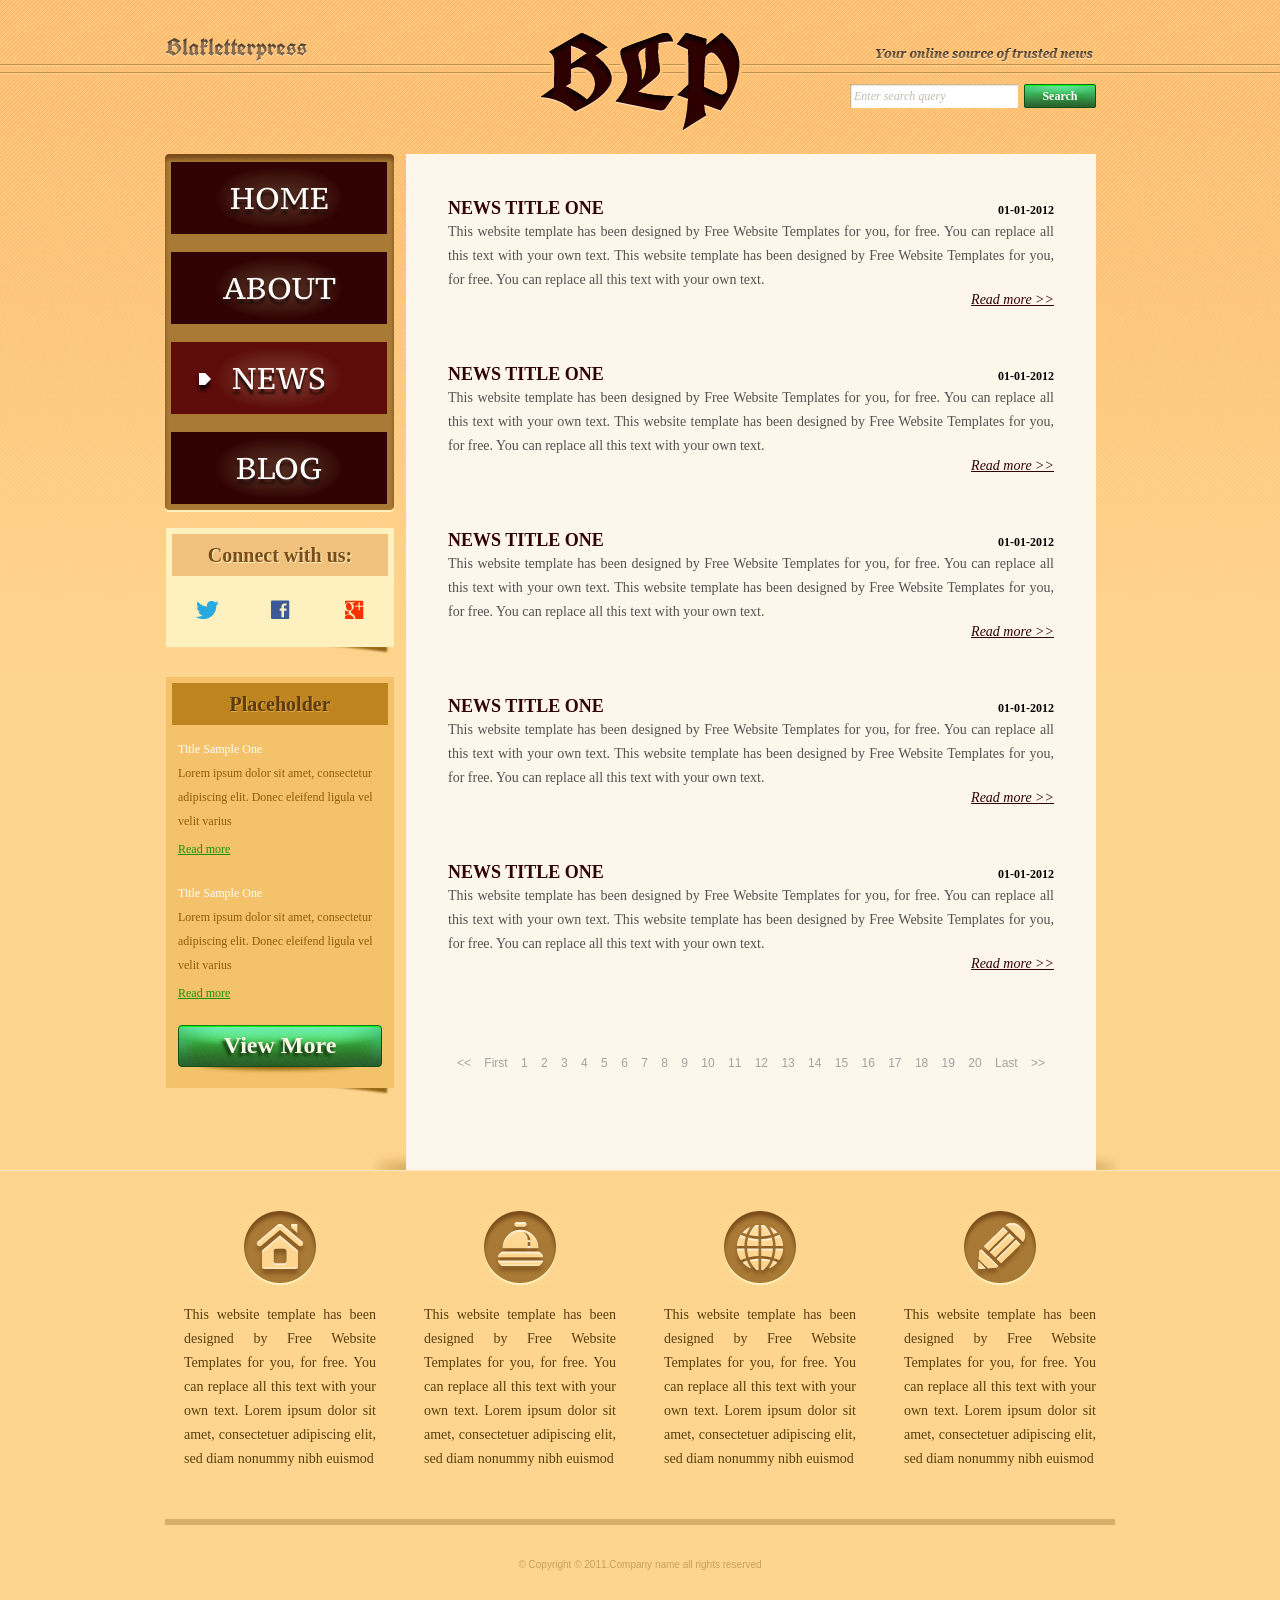
<file: news.html>
<!DOCTYPE html>
<!-- Website template by freewebsitetemplates.com -->
<html>
<head>
	<meta charset="UTF-8">
	<title>News - Blakletterpress Website Template</title>
	<link rel="stylesheet" href="css/style.css" type="text/css">
</head>
<body>
	<div id="page">
		<div id="header">
			<div id="motto">
				<a href="index.html" class="sitename"><img src="images/blakletterpress.png" height="24" width="142" alt="SiteName"></a>
				<p>
					<img src="images/header-text.png" height="14" width="218" alt="Text">
				</p>
			</div>
			<div id="logo">
				<a href="index.html"><img src="images/logo.png" alt="LOGO"></a>
			</div>
			<div id="searchbar">
				<form action="#" method="post">
					<input type="text" value="Enter search query" class="txtfield" onBlur="javascript:if(this.value==''){this.value=this.defaultValue;}" onFocus="javascript:if(this.value==this.defaultValue){this.value='';}">
					<input type="submit" value="Search" class="btn">
				</form>
			</div>
		</div>
		<div id="contents">
			<div id="main">
				<div class="body">
					<ul id="list">
						<li>
							<span class="time">01-01-2012</span>
							<h3>NEWS TITLE ONE</h3>
							<p>
								This website template has been designed by Free Website Templates for you, for free. You can replace all this text with your own text. This website template has been designed by Free Website Templates for you, for free. You can replace all this text with your own text.
							</p>
							<a href="news.html" class="more">Read more >></a>
						</li>
						<li>
							<span class="time">01-01-2012</span>
							<h3>NEWS TITLE ONE</h3>
							<p>
								This website template has been designed by Free Website Templates for you, for free. You can replace all this text with your own text. This website template has been designed by Free Website Templates for you, for free. You can replace all this text with your own text.
							</p>
							<a href="news.html" class="more">Read more >></a>
						</li>
						<li>
							<span class="time">01-01-2012</span>
							<h3>NEWS TITLE ONE</h3>
							<p>
								This website template has been designed by Free Website Templates for you, for free. You can replace all this text with your own text. This website template has been designed by Free Website Templates for you, for free. You can replace all this text with your own text.
							</p>
							<a href="news.html" class="more">Read more >></a>
						</li>
						<li>
							<span class="time">01-01-2012</span>
							<h3>NEWS TITLE ONE</h3>
							<p>
								This website template has been designed by Free Website Templates for you, for free. You can replace all this text with your own text. This website template has been designed by Free Website Templates for you, for free. You can replace all this text with your own text.
							</p>
							<a href="news.html" class="more">Read more >></a>
						</li>
						<li>
							<span class="time">01-01-2012</span>
							<h3>NEWS TITLE ONE</h3>
							<p>
								This website template has been designed by Free Website Templates for you, for free. You can replace all this text with your own text. This website template has been designed by Free Website Templates for you, for free. You can replace all this text with your own text.
							</p>
							<a href="news.html" class="more">Read more >></a>
						</li>
					</ul>
					<div id="pagination">
						<a href="news.html">&lt;&lt;</a> <a href="news.html">First</a> <a href="news.html">1</a> <a href="news.html">2</a> <a href="news.html">3</a> <a href="news.html">4</a> <a href="news.html">5</a> <a href="news.html">6</a> <a href="news.html">7</a> <a href="news.html">8</a> <a href="news.html">9</a> <a href="news.html">10</a> <a href="news.html">11</a> <a href="news.html">12</a> <a href="news.html">13</a> <a href="news.html">14</a> <a href="news.html">15</a> <a href="news.html">16</a> <a href="news.html">17</a> <a href="news.html">18</a> <a href="news.html">19</a> <a href="news.html">20</a> <a href="news.html">Last</a> <a href="news.html">&gt;&gt;</a>
					</div>
				</div>
			</div>
			<div id="sidebar">
				<div id="navigation">
					<div>
						<ul>
							<li>
								<a href="index.html">Home</a>
							</li>
							<li>
								<a href="about.html">About</a>
							</li>
							<li class="selected">
								<a href="news.html">News</a>
							</li>
							<li>
								<a href="blog.html">Blog</a>
							</li>
						</ul>
					</div>
				</div>
				<div class="section">
					<div id="connect">
						<h2>Connect with us:</h2>
						<a href="http://freewebsitetemplates.com/go/twitter/" target="_blank" class="twitter"></a> <a href="http://freewebsitetemplates.com/go/facebook/" target="_blank" class="facebook"></a> <a href="http://freewebsitetemplates.com/go/googleplus/" target="_blank" class="googleplus"></a>
					</div>
				</div>
				<div class="section">
					<div id="posts">
						<h2>Placeholder</h2>
						<ul>
							<li>
								<h5>Title Sample One</h5>
								<p>
									Lorem ipsum dolor sit amet, consectetur adipiscing elit. Donec eleifend ligula vel velit varius
								</p>
								<a href="news.html" class="more">Read more</a>
							</li>
							<li>
								<h5>Title Sample One</h5>
								<p>
									Lorem ipsum dolor sit amet, consectetur adipiscing elit. Donec eleifend ligula vel velit varius
								</p>
								<a href="news.html" class="more">Read more</a>
							</li>
						</ul>
						<a href="news.html" class="btn2">View More</a>
					</div>
				</div>
			</div>
		</div>
		<div id="footer">
			<div>
				<ul id="featured">
					<li>
						<a href="index.html" class="home"></a>
						<p>
							This website template has been designed by Free Website Templates for you, for free. You can replace all this text with your own text. Lorem ipsum dolor sit amet, consectetuer adipiscing elit, sed diam nonummy nibh euismod
						</p>
					</li>
					<li>
						<a href="index.html" class="bell"></a>
						<p>
							This website template has been designed by Free Website Templates for you, for free. You can replace all this text with your own text. Lorem ipsum dolor sit amet, consectetuer adipiscing elit, sed diam nonummy nibh euismod
						</p>
					</li>
					<li>
						<a href="index.html" class="globe"></a>
						<p>
							This website template has been designed by Free Website Templates for you, for free. You can replace all this text with your own text. Lorem ipsum dolor sit amet, consectetuer adipiscing elit, sed diam nonummy nibh euismod
						</p>
					</li>
					<li>
						<a href="index.html" class="pencil"></a>
						<p>
							This website template has been designed by Free Website Templates for you, for free. You can replace all this text with your own text. Lorem ipsum dolor sit amet, consectetuer adipiscing elit, sed diam nonummy nibh euismod
						</p>
					</li>
				</ul>
				<p id="footnote">
					© Copyright © 2011.Company name all rights reserved
				</p>
			</div>
		</div>
	</div>
</body>
</html>
</file>
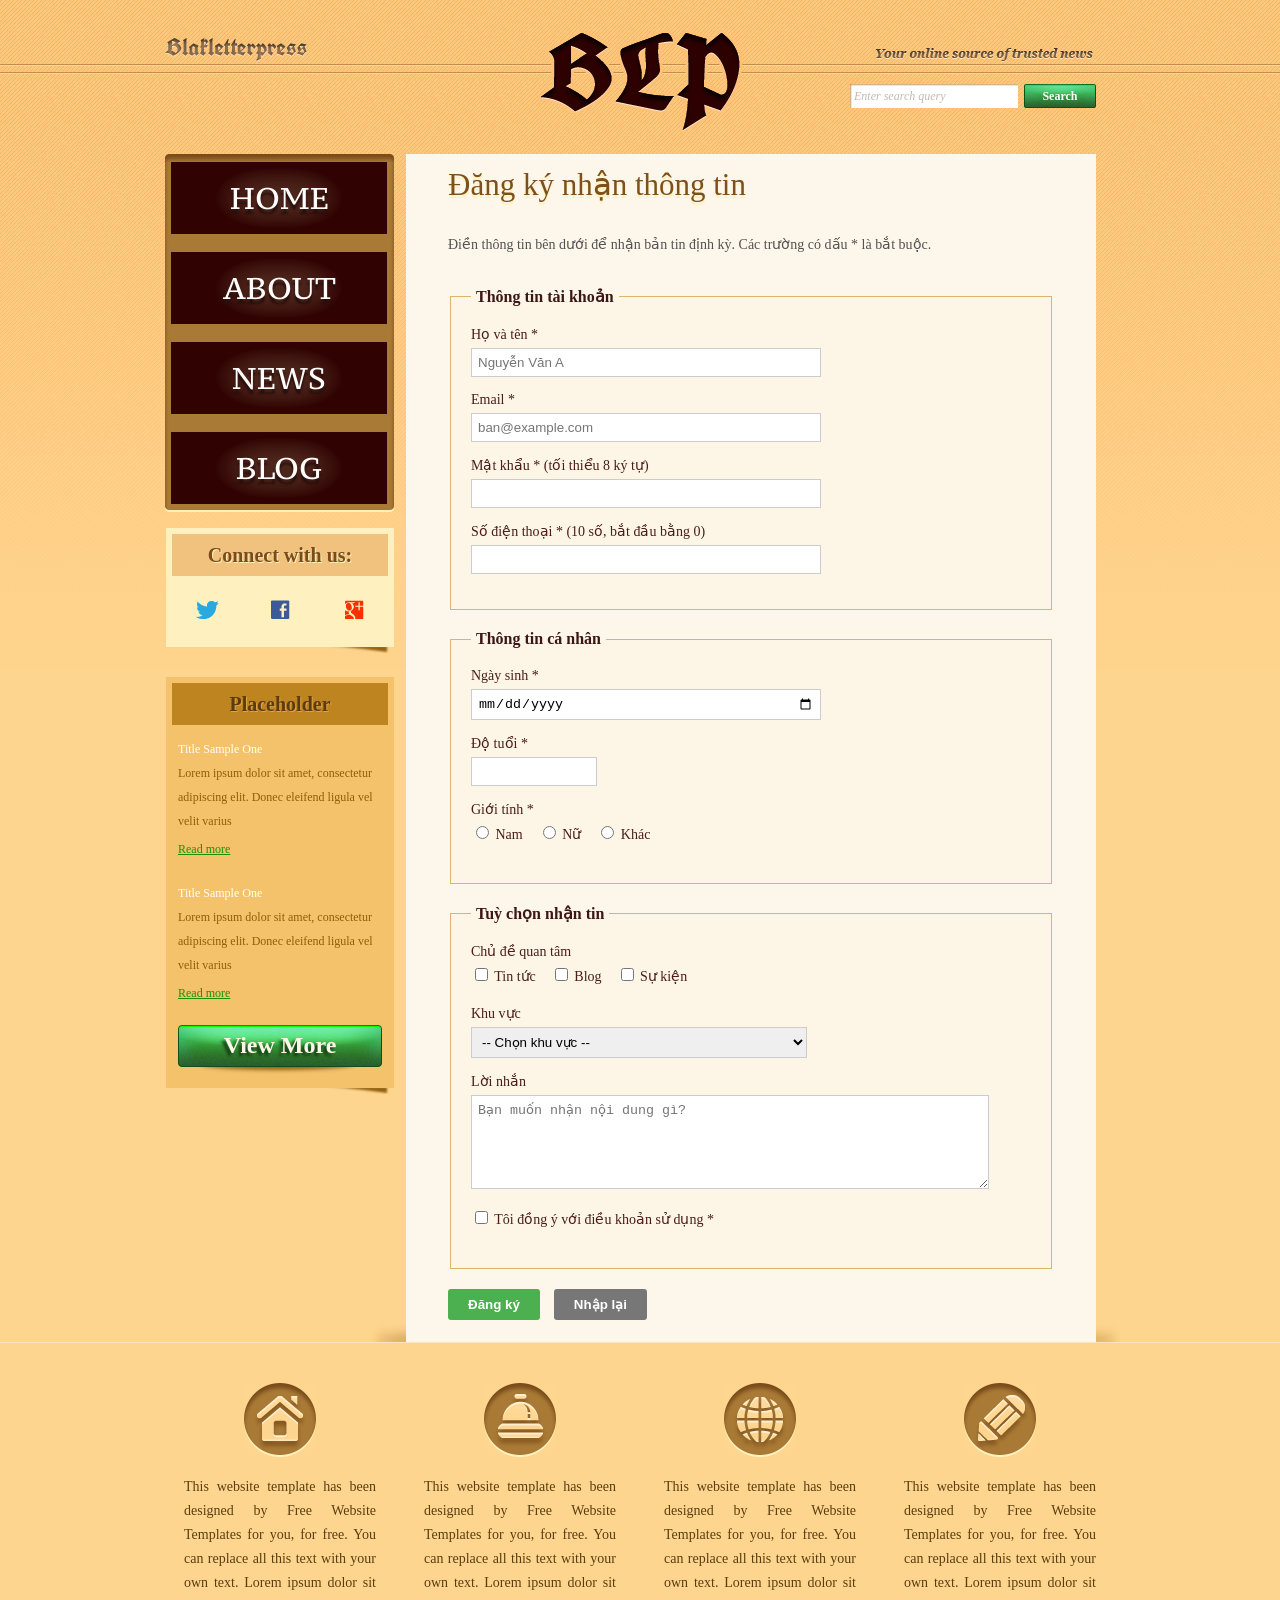
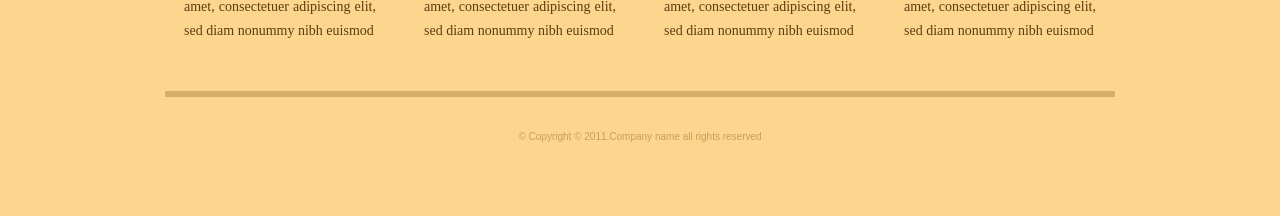
<file: register.html>
<!DOCTYPE html>
<!-- Website template by freewebsitetemplates.com -->
<html>
<head>
	<meta charset="UTF-8">
	<title>Đăng ký nhận thông tin - Blakletterpress</title>
	<link rel="stylesheet" href="css/style.css" type="text/css">
	<style>
		/* Custom styles for registration form */
		.register-form fieldset {
			border: 1px solid #dcb36f;
			padding: 20px;
			margin-bottom: 20px;
			background: #fdf5e6;
		}
		.register-form legend {
			font-weight: bold;
			padding: 0 5px;
			color: #3b1717;
		}
		.register-form .form-group {
			margin-bottom: 15px;
		}
		.register-form .form-group label {
			display: block;
			margin-bottom: 5px;
			font-size: 14px;
			color: #4a1c1c;
		}
		.register-form .form-group input[type="text"],
		.register-form .form-group input[type="email"],
		.register-form .form-group input[type="password"],
		.register-form .form-group input[type="date"],
		.register-form .form-group select,
		.register-form .form-group textarea {
			width: 60%;
			padding: 6px;
			border: 1px solid #ccc;
		}
		.register-form .form-group textarea {
			width: 90%;
			height: 80px;
		}
		.register-form .radio-group, .register-form .checkbox-group {
			display: flex;
			gap: 15px;
			font-size: 14px;
			align-items: center;
		}
		.register-form .btn-group {
			margin-top: 20px;
		}
		.register-form .btn-group button {
			background: #4caf50;
			color: white;
			border: none;
			padding: 8px 20px;
			font-weight: bold;
			border-radius: 3px;
			cursor: pointer;
			margin-right: 10px;
		}
	</style>
</head>
<body>
	<div id="page">
		<div id="header">
			<div id="motto">
				<a href="index.html" class="sitename"><img src="images/blakletterpress.png" height="24" width="142" alt="SiteName"></a>
				<p>
					<img src="images/header-text.png" height="14" width="218" alt="Text">
				</p>
			</div>
			<div id="logo">
				<a href="index.html"><img src="images/logo.png" alt="LOGO"></a>
			</div>
			<div id="searchbar">
				<form action="#" method="post">
					<input type="text" value="Enter search query" class="txtfield" onBlur="javascript:if(this.value==''){this.value=this.defaultValue;}" onFocus="javascript:if(this.value==this.defaultValue){this.value='';}">
					<input type="submit" value="Search" class="btn">
				</form>
			</div>
		</div>
		<div id="contents">
			<div id="main">
				<div class="body">
					<h1>Đăng ký nhận thông tin</h1>
					<p>Điền thông tin bên dưới để nhận bản tin định kỳ. Các trường có dấu * là bắt buộc.</p>

					<form action="#" method="post" class="register-form">
						<fieldset>
							<legend>Thông tin tài khoản</legend>
							<div class="form-group">
								<label>Họ và tên *</label>
								<input type="text" placeholder="Nguyễn Văn A" required>
							</div>
							<div class="form-group">
								<label>Email *</label>
								<input type="email" placeholder="ban@example.com" required>
							</div>
							<div class="form-group">
								<label>Mật khẩu * (tối thiểu 8 ký tự)</label>
								<input type="password" required>
							</div>
							<div class="form-group">
								<label>Số điện thoại * (10 số, bắt đầu bằng 0)</label>
								<input type="text" required>
							</div>
						</fieldset>

						<fieldset>
							<legend>Thông tin cá nhân</legend>
							<div class="form-group">
								<label>Ngày sinh *</label>
								<input type="date" required>
							</div>
							<div class="form-group">
								<label>Độ tuổi *</label>
								<input type="text" style="width: 20%;" required>
							</div>
							<div class="form-group">
								<label>Giới tính *</label>
								<div class="radio-group">
									<label><input type="radio" name="gender" value="nam" required> Nam</label>
									<label><input type="radio" name="gender" value="nu" required> Nữ</label>
									<label><input type="radio" name="gender" value="khac" required> Khác</label>
								</div>
							</div>
						</fieldset>

						<fieldset>
							<legend>Tuỳ chọn nhận tin</legend>
							<div class="form-group">
								<label>Chủ đề quan tâm</label>
								<div class="checkbox-group">
									<label><input type="checkbox" name="topic" value="tintuc"> Tin tức</label>
									<label><input type="checkbox" name="topic" value="blog"> Blog</label>
									<label><input type="checkbox" name="topic" value="sukien"> Sự kiện</label>
								</div>
							</div>
							<div class="form-group">
								<label>Khu vực</label>
								<select name="region">
									<option>-- Chọn khu vực --</option>
									<option>Hà Nội</option>
									<option>Đà Nẵng</option>
									<option>TP.HCM</option>
								</select>
							</div>
							<div class="form-group">
								<label>Lời nhắn</label>
								<textarea placeholder="Bạn muốn nhận nội dung gì?"></textarea>
							</div>
							<div class="form-group checkbox-group">
								<label><input type="checkbox" required> Tôi đồng ý với điều khoản sử dụng *</label>
							</div>
						</fieldset>

						<div class="btn-group">
							<button type="submit">Đăng ký</button>
							<button type="reset" style="background: #777;">Nhập lại</button>
						</div>
					</form>
				</div>
			</div>
			<div id="sidebar">
				<div id="navigation">
					<div>
						<ul>
							<li>
								<a href="index.html">Home</a>
							</li>
							<li>
								<a href="about.html">About</a>
							</li>
							<li>
								<a href="news.html">News</a>
							</li>
							<li>
								<a href="blog.html">Blog</a>
							</li>
						</ul>
					</div>
				</div>
				<div class="section">
					<div id="connect">
						<h2>Connect with us:</h2>
						<a href="http://freewebsitetemplates.com/go/twitter/" target="_blank" class="twitter"></a> <a href="http://freewebsitetemplates.com/go/facebook/" target="_blank" class="facebook"></a> <a href="http://freewebsitetemplates.com/go/googleplus/" target="_blank" class="googleplus"></a>
					</div>
				</div>
				<div class="section">
					<div id="posts">
						<h2>Placeholder</h2>
						<ul>
							<li>
								<h5>Title Sample One</h5>
								<p>
									Lorem ipsum dolor sit amet, consectetur adipiscing elit. Donec eleifend ligula vel velit varius
								</p>
								<a href="news.html" class="more">Read more</a>
							</li>
							<li>
								<h5>Title Sample One</h5>
								<p>
									Lorem ipsum dolor sit amet, consectetur adipiscing elit. Donec eleifend ligula vel velit varius
								</p>
								<a href="news.html" class="more">Read more</a>
							</li>
						</ul>
						<a href="news.html" class="btn2">View More</a>
					</div>
				</div>
			</div>
		</div>
		<div id="footer">
			<div>
				<ul id="featured">
					<li>
						<a href="index.html" class="home"></a>
						<p>
							This website template has been designed by Free Website Templates for you, for free. You can replace all this text with your own text. Lorem ipsum dolor sit amet, consectetuer adipiscing elit, sed diam nonummy nibh euismod
						</p>
					</li>
					<li>
						<a href="index.html" class="bell"></a>
						<p>
							This website template has been designed by Free Website Templates for you, for free. You can replace all this text with your own text. Lorem ipsum dolor sit amet, consectetuer adipiscing elit, sed diam nonummy nibh euismod
						</p>
					</li>
					<li>
						<a href="index.html" class="globe"></a>
						<p>
							This website template has been designed by Free Website Templates for you, for free. You can replace all this text with your own text. Lorem ipsum dolor sit amet, consectetuer adipiscing elit, sed diam nonummy nibh euismod
						</p>
					</li>
					<li>
						<a href="index.html" class="pencil"></a>
						<p>
							This website template has been designed by Free Website Templates for you, for free. You can replace all this text with your own text. Lorem ipsum dolor sit amet, consectetuer adipiscing elit, sed diam nonummy nibh euismod
						</p>
					</li>
				</ul>
				<p id="footnote">
					© Copyright © 2011.Company name all rights reserved
				</p>
			</div>
		</div>
	</div>
</body>
</html>
</file>
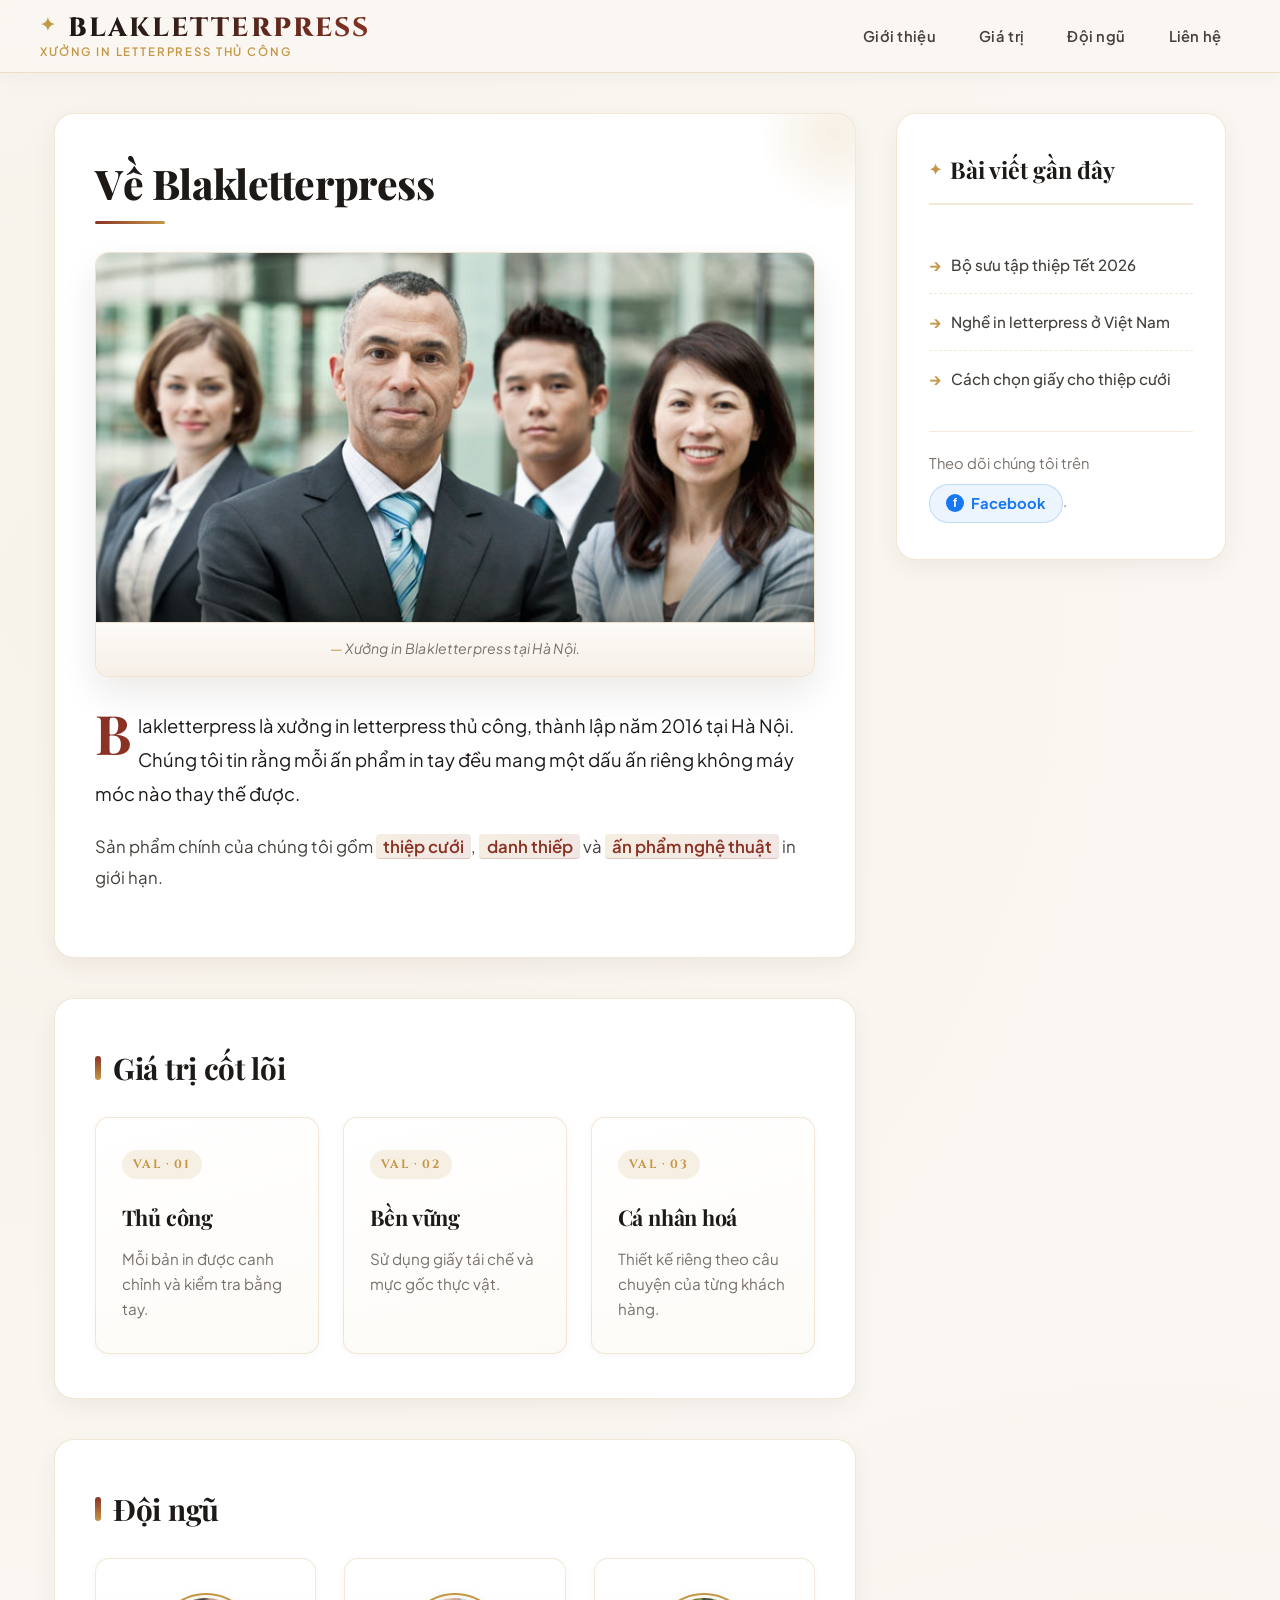
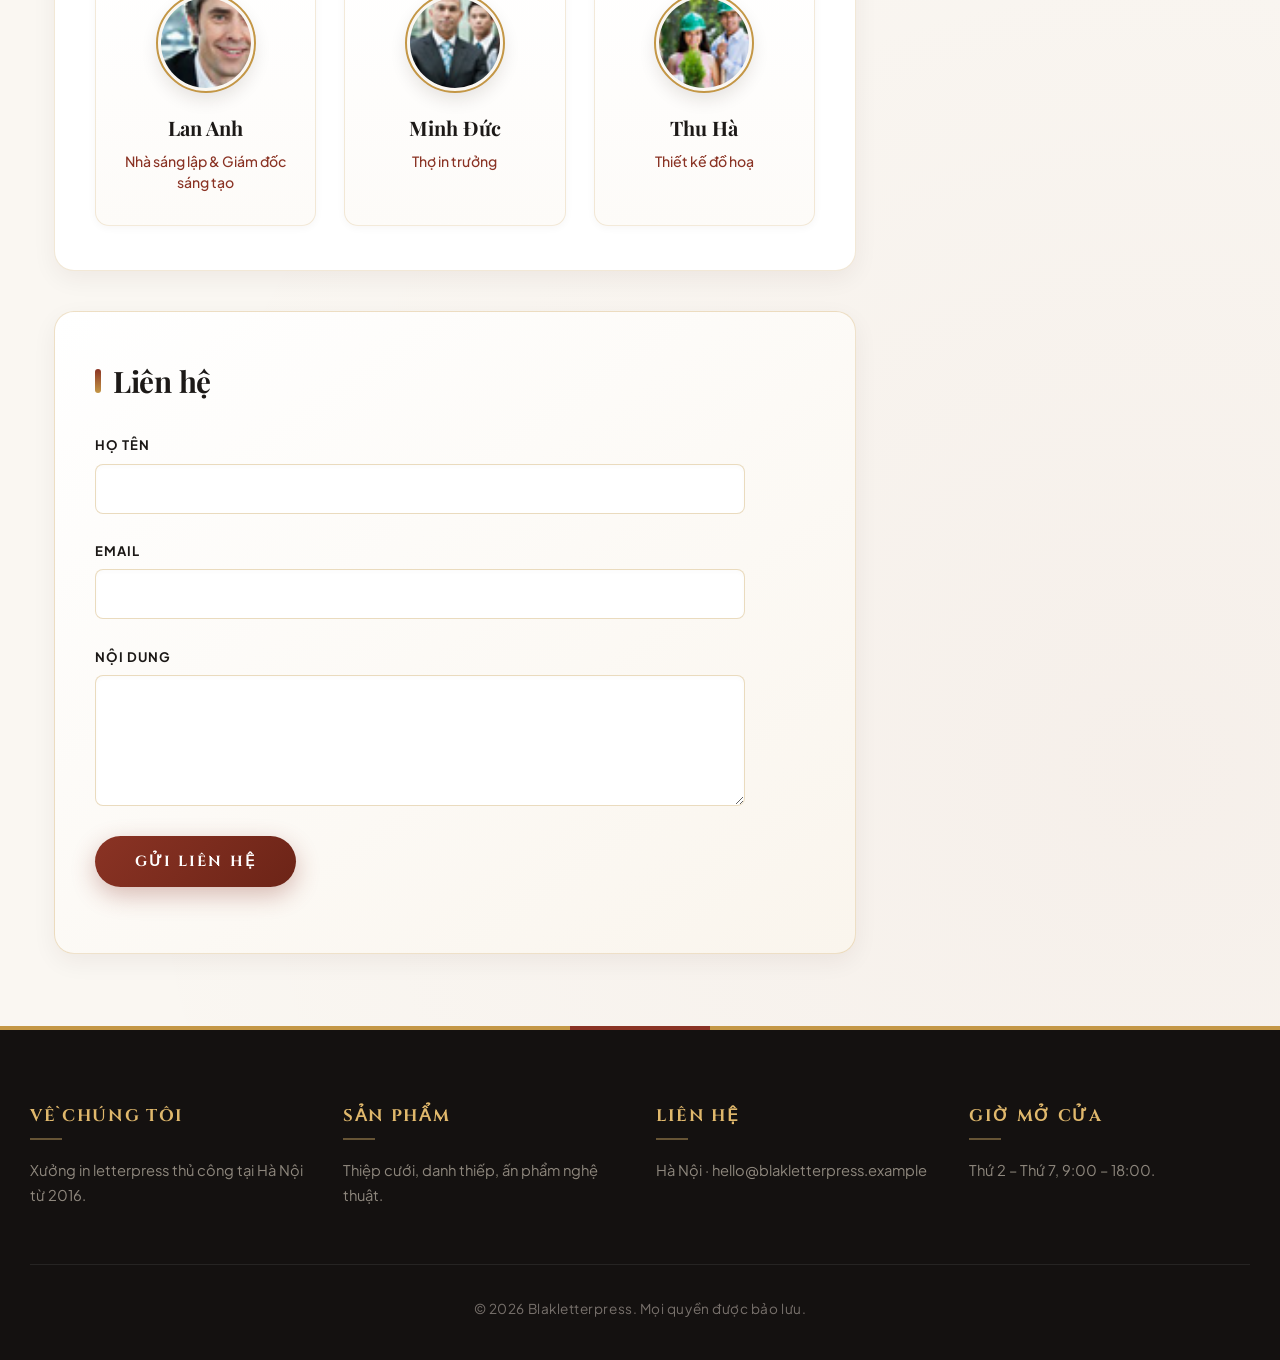
<file: Bai tap 4 Xay dung CSS/trang-goc.html>
<!DOCTYPE html>
<html lang="vi">
<head>
	<meta charset="UTF-8">
	<meta name="viewport" content="width=device-width, initial-scale=1.0">
	<meta name="description" content="Giới thiệu Blakletterpress — xưởng in letterpress thủ công tại Hà Nội.">
	<title>Giới thiệu — Blakletterpress</title>

	<!-- SV (Hoạt động 1): tạo file style.css trong cùng thư mục và giữ dòng <link> dưới đây. -->
	<link rel="stylesheet" href="style.css">
</head>
<body>

	<header class="site-header">
		<a href="#" class="site-name">Blakletterpress</a>
		<p class="tagline">Xưởng in letterpress thủ công</p>
		<nav class="main-nav" aria-label="Chính">
			<ul>
				<li><a href="#gioi-thieu">Giới thiệu</a></li>
				<li><a href="#gia-tri">Giá trị</a></li>
				<li><a href="#doi-ngu">Đội ngũ</a></li>
				<li><a href="#lien-he">Liên hệ</a></li>
			</ul>
		</nav>
	</header>

	<div class="layout">
		<main>

			<article id="gioi-thieu">
				<h1>Về Blakletterpress</h1>

				<figure>
					<img src="./images/team-large.jpg" alt="Đội ngũ Blakletterpress tại xưởng in">
					<figcaption>Xưởng in Blakletterpress tại Hà Nội.</figcaption>
				</figure>

				<p>
					Blakletterpress là xưởng in letterpress thủ công, thành lập năm 2016 tại Hà Nội.
					Chúng tôi tin rằng mỗi ấn phẩm in tay đều mang một dấu ấn riêng không máy móc nào thay thế được.
				</p>
				<p>
					Sản phẩm chính của chúng tôi gồm <strong>thiệp cưới</strong>, <strong>danh thiếp</strong>
					và <strong>ấn phẩm nghệ thuật</strong> in giới hạn.
				</p>
			</article>

			<section id="gia-tri">
				<h2>Giá trị cốt lõi</h2>
				<ul class="value-list">
					<li class="value-card">
						<h3>Thủ công</h3>
						<p>Mỗi bản in được canh chỉnh và kiểm tra bằng tay.</p>
					</li>
					<li class="value-card">
						<h3>Bền vững</h3>
						<p>Sử dụng giấy tái chế và mực gốc thực vật.</p>
					</li>
					<li class="value-card">
						<h3>Cá nhân hoá</h3>
						<p>Thiết kế riêng theo câu chuyện của từng khách hàng.</p>
					</li>
				</ul>
			</section>

			<section id="doi-ngu">
				<h2>Đội ngũ</h2>
				<ul class="team-list">
					<li class="member">
						<img src="./images/smiling.jpg" alt="Chân dung Lan Anh">
						<h3>Lan Anh</h3>
						<p>Nhà sáng lập &amp; Giám đốc sáng tạo</p>
					</li>
					<li class="member">
						<img src="./images/team.jpg" alt="Chân dung Minh Đức">
						<h3>Minh Đức</h3>
						<p>Thợ in trưởng</p>
					</li>
					<li class="member">
						<img src="./images/ecofriends.jpg" alt="Chân dung Thu Hà">
						<h3>Thu Hà</h3>
						<p>Thiết kế đồ hoạ</p>
					</li>
				</ul>
			</section>

			<section id="lien-he">
				<h2>Liên hệ</h2>
				<form action="#" method="post" class="contact-form">
					<p>
						<label for="ten">Họ tên</label><br>
						<input type="text" id="ten" name="ten" required>
					</p>
					<p>
						<label for="email">Email</label><br>
						<input type="email" id="email" name="email" required>
					</p>
					<p>
						<label for="noidung">Nội dung</label><br>
						<textarea id="noidung" name="noidung" rows="4"></textarea>
					</p>
					<p>
						<button type="submit">Gửi liên hệ</button>
					</p>
				</form>
			</section>

		</main>

		<aside class="sidebar">
			<h2>Bài viết gần đây</h2>
			<ul class="recent">
				<li><a href="#">Bộ sưu tập thiệp Tết 2026</a></li>
				<li><a href="#">Nghề in letterpress ở Việt Nam</a></li>
				<li><a href="#">Cách chọn giấy cho thiệp cưới</a></li>
			</ul>
			<p>
				Theo dõi chúng tôi trên
				<a href="https://facebook.com" target="_blank" rel="noopener">Facebook</a>.
			</p>
		</aside>
	</div>

	<footer class="site-footer">
		<ul class="footer-cols">
			<li>
				<h3>Về chúng tôi</h3>
				<p>Xưởng in letterpress thủ công tại Hà Nội từ 2016.</p>
			</li>
			<li>
				<h3>Sản phẩm</h3>
				<p>Thiệp cưới, danh thiếp, ấn phẩm nghệ thuật.</p>
			</li>
			<li>
				<h3>Liên hệ</h3>
				<p>Hà Nội · hello@blakletterpress.example</p>
			</li>
			<li>
				<h3>Giờ mở cửa</h3>
				<p>Thứ 2 – Thứ 7, 9:00 – 18:00.</p>
			</li>
		</ul>
		<p class="copyright"><small>© 2026 Blakletterpress. Mọi quyền được bảo lưu.</small></p>
	</footer>

</body>
</html>
</file>
<file: assignment04/Bai tap 2 - JS tin tuc va gio hang/css/style.css>
/* Website template by freewebsitetemplates.com */
@font-face {
	font-family: 'PTSerif-Caption';
	src: url('../fonts/PT_Serif-Caption-Web-Regular.eot');
	src: local('☺'), url('../fonts/PT_Serif-Caption-Web-Regular.woff') format('woff'), url('../fonts/PT_Serif-Caption-Web-Regular.ttf') format('truetype'), url('../fonts/PT_Serif-Caption-Web-Regular.svg') format('svg');
	font-weight: normal;
	font-style: normal;
}
@font-face {
	font-family: 'UnifrakturCook-Bold';
	src: url('../fonts/UnifrakturCook-Bold.eot');
	src: local('☺'), url('../fonts/UnifrakturCook-Bold.woff') format('woff'), url('../fonts/UnifrakturCook-Bold.ttf') format('truetype'), url('../fonts/UnifrakturCook-Bold.svg') format('svg');
	font-weight: normal;
	font-style: normal;
}
body {
	background: #fed58e url(../images/bg-body.png) repeat-x left top;
	font-family: Georgia, "Times New Roman", Times, serif;
	margin: 0;
}
#background {
}
#page {
	width: 960px;
	margin: 0 auto;
}
img {
	border: 0;
}
/*------------------------------ SPRITES ------------------------------*/
.btn, .btn2, #searchbar form input.txtfield, #navigation li, #navigation li a:hover, #navigation li.selected a {
	background: url(../images/interface.png) no-repeat;
}
#navigation, #navigation > div, #navigation ul {
	background-image: url(../images/bg-navigation.png);
	background-repeat: no-repeat;
}
#connect > a, #featured li > a {
	background: url(../images/icons.png) no-repeat;
}
.btn {
	background-position: -178px 0;
	color: #fcfefc;
	cursor: pointer;
	font-family: Georgia, "Times New Roman", Times, serif;
	font-size: 12px;
	font-weight: bold;
	height: 24px;
	line-height: 24px;
	width: 72px;
	padding: 0 0 4px;
	text-align: center;
}
.btn:hover {
	background-position: -260px 0;
}
.btn2 {
	background-position: 0 -32px;
	display: block;
	color: #fdf6ea;
	font-family: Georgia, "Times New Roman", Times, serif;
	font-size: 24px;
	font-weight: bold;
	height: 51px;
	line-height: 40px;
	width: 204px;
	text-align: center;
	text-decoration: none;
	text-shadow: -3px 3px 3px #173c13;
}
.btn2:hover {
	background-position: -216px -31px;
}
/*------------------------------ HEADER ------------------------------*/
#header {
	height: 106px;
	padding: 24px 0;
	text-align: center;
	position: relative
}
/** motto **/
#motto {
	text-align: right;
	padding: 13px 27px 15px 0;
}
a.sitename {
	float: left;
	display: inline-block;
	font-family: "UnifrakturCook-Bold";
	font-size: 24px;
	height: 24px;
	margin-left: 5px;
}
#motto p {
	display: inline-block;
	height: 24px;
	line-height: 24px;
	margin: 8px 0 0;
}
/** Logo **/
#logo {
	display: inline-block;
	position: absolute;
	left: 360px;
	top: 24px;
}
/** Searchbar **/
#searchbar {
	padding: 0 24px 15px 0;
	text-align: right;
}
#searchbar form {
	display: inline-block;
*float: right; /** Needed for IE7 **/
}
#searchbar form input {
	float: left;
	border: 0;
	margin: 0;
}
#searchbar input.txtfield {
	background-position: 0 0;
	color: #c3baaf;
	font-family: Georgia, "Times New Roman", Times, serif;
	font-size: 12px;
	font-style: italic;
	height: 24px;
	line-height: 24px;
	width: 160px;
	margin: 0 6px 0 0;
	padding: 0 4px;
}
/*------------------------------ CONTENTS ------------------------------*/
#contents {
	background: url(../images/content-shadow.png) no-repeat right bottom;
*display: inline-block; /** Needed for IE7 **/
}
#contents:after {
	clear:both;
	content:"";
	display:block;
	height:0;
	line-height:0;
	visibility:hidden;
}
#contents h1 {
	color: #7e501c;
	font-size: 31px;
	font-weight: normal;
	margin: 0 0 30px;
	text-align: justify;
	text-shadow: 0 3px #fdf2be;
}
#contents h1 a {
	color: #7e501c;
}
#contents h1 em {
	font-weight: bold;
	text-transform: uppercase;
}
#contents h2 {
	font-size: 20px;
	line-height: 42px;
	margin: 0 0 24px;
	text-align: center;
}
#contents h3 {
	color: #300302;
	font-size: 18px;
	line-height: 24px;
	margin: 0 0 0;
	text-transform: uppercase;
}
#contents h4 {
	color: #300302;
	font-size: 14px;
	line-height: 24px;
	margin: 0;
}
#contents p {
	color: #525252;
	font-size: 14px;
	line-height: 24px;
	margin: 0;
	padding: 0 0 30px;
	text-align: justify;
}
#contents p a {
	color: #525252;
}
#contents p a:hover {
	color: #e19320;
}
/** MAIN **/
#main {
	float: right;
	background-color: #fdf6ea;
	min-height: 982px;
	width: 666px;
	margin: 0 24px 0 12px;
	padding: 12px 12px 22px;
}
#main div.body {
	padding: 0 30px;
}
/** list **/
#list {
	list-style: none;
	margin: 30px 0;
	padding: 0;
}
#list li {
	display: inline-block;
	width: 100%;
	margin: 0 0 54px;
}
#list span.time {
	float: right;
	font-size: 12px;
	font-weight: bold;
	margin: 7px 0 0;
}
#list li p {
	padding-bottom: 0;
}
#list li a.more {
	float: right;
	color: #300302;
	font-size: 14px;
	font-style: italic;
}
#list li a.more:hover {
	color: #097a07;
}
/** pagination **/
#pagination {
	font-family: Arial, Helvetica, sans-serif;
	font-size: 12px;
	text-align: center;
}
#pagination a {
	color: #a2a2a1;
	margin: 0 3px;
	padding: 0 2px;
	text-decoration: none;
}
#pagination a:hover {
	color: #be841f;
}
/** gallery **/
#gallery {
	margin: 0 0 36px;
}
#gallery > div {
	margin: 0 0 14px;
}
#gallery ul {
	background-color: #ebe0ce;
	display: inline-block;
	list-style: none;
	width: 606px;
	margin: 0;
	padding: 6px 30px;
}
#gallery ul li {
	float: left;
	cursor: pointer;
	height: 48px;
	width: 78px;
	margin: 0 11px;
}
#gallery ul li:hover {
	filter:alpha(opacity=80);
	opacity: 0.8;
}
/** SIDEBAR **/
#sidebar {
	float: left;
	height: auto;
	width: 229px;
	margin-left: 5px;
}
#sidebar div.section {
	background: url(../images/box-shadow-bottom.png) no-repeat left bottom;
	margin: 0 0 24px;
	padding: 0 0 6px;
}
/** Navigation **/
#navigation {
	background-position: -468px bottom;
	margin: 0 0 16px;
	padding: 0 0 8px;
}
#navigation > div {
	background-position: 0 top;
	padding: 8px 0 0;
}
#navigation ul {
	background-position: -234px top;
	background-repeat: repeat-y;
	list-style: none;
	margin: 0;
	padding: 0 6px;
}
#navigation li {
	background-position: 0 -90px;
	height: 72px;
	width: 216px;
	margin-top: 18px;
}
#navigation li:hover, #navigation li.selected {
	background-position: -226px -90px;
}
#navigation li:first-child {
	margin-top: 0;
}
#navigation li a {
	color: #fffefd;
	display: block;
	font: 30px/72px "PTSerif-Caption";
	text-align: center;
	text-decoration: none;
	text-transform: uppercase;
	text-shadow: 0 5px 2px #27100c;
}
#navigation li a:hover, #navigation li.selected a {
	background-position: 24px -162px;
}
/** connect **/
#connect {
	background-color: #fef1bf;
	margin-left: 1px;
	padding: 6px;
}
#connect h2 {
	background-color: #f0c27e;
	color: #7b4c1a;
	text-shadow: 1px 1px #fdf2be;
}
#connect > a {
	display: inline-block;
	height: 19px;
	width: 23px;
	margin: 0 24px 18px;
}
#connect a.twitter {
	background-position: 0 0;
}
#connect a.facebook {
	background-position: -72px 0;
	width: 19px;
}
#connect a.googleplus {
	background-position: -141px 0;
	width: 22px;
}
/** Post **/
#posts {
	background-color: #f4c26b;
	margin-left: 1px;
	padding: 6px;
}
#posts h2 {
	background-color: #be841f;
	color: #5c3b10;
	margin-bottom: 12px;
	text-shadow: 1px 1px #dfa643;
}
#posts ul {
	list-style: none;
	margin: 0;
	padding: 0 6px;
	overflow: hidden;
}
#posts li {
	margin: 0 0 24px;
}
#posts h5 {
	color: #fff;
	font-size: 12px;
	font-weight: normal;
	line-height: 24px;
	margin: 0;
}
#posts p {
	color: #8f5e08;
	font-size: 12px;
	padding-bottom: 6px;
	text-align: left;
}
#posts a.more {
	color: #199209;
	font-size: 12px;
}
#posts a.more:hover {
	color: #bb8528;
}
#posts a.btn2 {
	margin: 0 auto 6px;
}
/** hover states **/
#contents h1 a:hover, #posts p a:hover {
	text-decoration: none;
}
/*------------------------------ FOOTER ------------------------------*/
#footer {
	border-top: 1px solid #ffe6bc;
	width: 100%;
	padding: 40px 0;
	position: absolute;
	left: 0;
}
#footer > div {
	width: 960px;
	margin: 0 auto;
}
/** featured **/
#featured {
	display: inline-block;
	list-style: none;
	margin: 0 0 30px;
	padding: 0;
}
#featured li {
	float: left;
	width: 192px;
	margin: 0 24px;
}
#featured li > a {
	display: block;
	height: 74px;
	width: 72px;
	margin: 0 auto 18px;
}
#featured li a.home {
	background-position: -91px -27px;
}
#featured li a.bell {
	background-position: -91px -112px;
}
#featured li a.globe {
	background-position: -91px -196px;
}
#featured li a.pencil {
	background-position: -91px -280px;
}
#featured li a.home:hover {
	background-position: 0 -27px;
}
#featured li a.bell:hover {
	background-position: 0 -112px;
}
#featured li a.globe:hover {
	background-position: 0 -196px;
}
#featured li a.pencil:hover {
	background-position: 0 -280px;
}
#featured li p {
	color: #593e0f;
	font: 14px/24px "Times New Roman", Times, serif;
	text-align: justify;
}
#featured li p a {
	color: #593e0f;
}
#featured li p a:hover {
	color: #bb8528;
}
#footnote {
	color: #c89f59;
	font-family: "Trebuchet MS", Arial, Helvetica, sans-serif;
	font-size: 10px;
	width: 950px;
	border-top: 6px solid #d6ae6a;
	margin: 0 auto;
	padding: 34px 0;
	text-align: center;
}
</file>
<file: assignment04/Bai tap 2 - JS tin tuc va gio hang/css/bai-js.css>
/* Bổ sung cho bài thực hành JavaScript — không sửa css/style.css gốc */
#ket-qua {
	background-color: #fef1bf;
	border: 1px solid #f0c27e;
	color: #300302;
	font: 13px/20px Consolas, "Courier New", monospace;
	min-height: 120px;
	margin: 12px 0 30px;
	padding: 12px;
	white-space: pre-wrap;
}
#contents code {
	background-color: #ebe0ce;
	font-family: Consolas, "Courier New", monospace;
	padding: 0 3px;
}
</file>
<file: assignment04/Bai tap 3 - JS thu vien anh va tin nhanh/css/style.css>
/* Website template by freewebsitetemplates.com */
@font-face {
	font-family: 'PTSerif-Caption';
	src: url('../fonts/PT_Serif-Caption-Web-Regular.eot');
	src: local('☺'), url('../fonts/PT_Serif-Caption-Web-Regular.woff') format('woff'), url('../fonts/PT_Serif-Caption-Web-Regular.ttf') format('truetype'), url('../fonts/PT_Serif-Caption-Web-Regular.svg') format('svg');
	font-weight: normal;
	font-style: normal;
}
@font-face {
	font-family: 'UnifrakturCook-Bold';
	src: url('../fonts/UnifrakturCook-Bold.eot');
	src: local('☺'), url('../fonts/UnifrakturCook-Bold.woff') format('woff'), url('../fonts/UnifrakturCook-Bold.ttf') format('truetype'), url('../fonts/UnifrakturCook-Bold.svg') format('svg');
	font-weight: normal;
	font-style: normal;
}
body {
	background: #fed58e url(../images/bg-body.png) repeat-x left top;
	font-family: Georgia, "Times New Roman", Times, serif;
	margin: 0;
}
#background {
}
#page {
	width: 960px;
	margin: 0 auto;
}
img {
	border: 0;
}
/*------------------------------ SPRITES ------------------------------*/
.btn, .btn2, #searchbar form input.txtfield, #navigation li, #navigation li a:hover, #navigation li.selected a {
	background: url(../images/interface.png) no-repeat;
}
#navigation, #navigation > div, #navigation ul {
	background-image: url(../images/bg-navigation.png);
	background-repeat: no-repeat;
}
#connect > a, #featured li > a {
	background: url(../images/icons.png) no-repeat;
}
.btn {
	background-position: -178px 0;
	color: #fcfefc;
	cursor: pointer;
	font-family: Georgia, "Times New Roman", Times, serif;
	font-size: 12px;
	font-weight: bold;
	height: 24px;
	line-height: 24px;
	width: 72px;
	padding: 0 0 4px;
	text-align: center;
}
.btn:hover {
	background-position: -260px 0;
}
.btn2 {
	background-position: 0 -32px;
	display: block;
	color: #fdf6ea;
	font-family: Georgia, "Times New Roman", Times, serif;
	font-size: 24px;
	font-weight: bold;
	height: 51px;
	line-height: 40px;
	width: 204px;
	text-align: center;
	text-decoration: none;
	text-shadow: -3px 3px 3px #173c13;
}
.btn2:hover {
	background-position: -216px -31px;
}
/*------------------------------ HEADER ------------------------------*/
#header {
	height: 106px;
	padding: 24px 0;
	text-align: center;
	position: relative
}
/** motto **/
#motto {
	text-align: right;
	padding: 13px 27px 15px 0;
}
a.sitename {
	float: left;
	display: inline-block;
	font-family: "UnifrakturCook-Bold";
	font-size: 24px;
	height: 24px;
	margin-left: 5px;
}
#motto p {
	display: inline-block;
	height: 24px;
	line-height: 24px;
	margin: 8px 0 0;
}
/** Logo **/
#logo {
	display: inline-block;
	position: absolute;
	left: 360px;
	top: 24px;
}
/** Searchbar **/
#searchbar {
	padding: 0 24px 15px 0;
	text-align: right;
}
#searchbar form {
	display: inline-block;
*float: right; /** Needed for IE7 **/
}
#searchbar form input {
	float: left;
	border: 0;
	margin: 0;
}
#searchbar input.txtfield {
	background-position: 0 0;
	color: #c3baaf;
	font-family: Georgia, "Times New Roman", Times, serif;
	font-size: 12px;
	font-style: italic;
	height: 24px;
	line-height: 24px;
	width: 160px;
	margin: 0 6px 0 0;
	padding: 0 4px;
}
/*------------------------------ CONTENTS ------------------------------*/
#contents {
	background: url(../images/content-shadow.png) no-repeat right bottom;
*display: inline-block; /** Needed for IE7 **/
}
#contents:after {
	clear:both;
	content:"";
	display:block;
	height:0;
	line-height:0;
	visibility:hidden;
}
#contents h1 {
	color: #7e501c;
	font-size: 31px;
	font-weight: normal;
	margin: 0 0 30px;
	text-align: justify;
	text-shadow: 0 3px #fdf2be;
}
#contents h1 a {
	color: #7e501c;
}
#contents h1 em {
	font-weight: bold;
	text-transform: uppercase;
}
#contents h2 {
	font-size: 20px;
	line-height: 42px;
	margin: 0 0 24px;
	text-align: center;
}
#contents h3 {
	color: #300302;
	font-size: 18px;
	line-height: 24px;
	margin: 0 0 0;
	text-transform: uppercase;
}
#contents h4 {
	color: #300302;
	font-size: 14px;
	line-height: 24px;
	margin: 0;
}
#contents p {
	color: #525252;
	font-size: 14px;
	line-height: 24px;
	margin: 0;
	padding: 0 0 30px;
	text-align: justify;
}
#contents p a {
	color: #525252;
}
#contents p a:hover {
	color: #e19320;
}
/** MAIN **/
#main {
	float: right;
	background-color: #fdf6ea;
	min-height: 982px;
	width: 666px;
	margin: 0 24px 0 12px;
	padding: 12px 12px 22px;
}
#main div.body {
	padding: 0 30px;
}
/** list **/
#list {
	list-style: none;
	margin: 30px 0;
	padding: 0;
}
#list li {
	display: inline-block;
	width: 100%;
	margin: 0 0 54px;
}
#list span.time {
	float: right;
	font-size: 12px;
	font-weight: bold;
	margin: 7px 0 0;
}
#list li p {
	padding-bottom: 0;
}
#list li a.more {
	float: right;
	color: #300302;
	font-size: 14px;
	font-style: italic;
}
#list li a.more:hover {
	color: #097a07;
}
/** pagination **/
#pagination {
	font-family: Arial, Helvetica, sans-serif;
	font-size: 12px;
	text-align: center;
}
#pagination a {
	color: #a2a2a1;
	margin: 0 3px;
	padding: 0 2px;
	text-decoration: none;
}
#pagination a:hover {
	color: #be841f;
}
/** gallery **/
#gallery {
	margin: 0 0 36px;
}
#gallery > div {
	margin: 0 0 14px;
}
#gallery ul {
	background-color: #ebe0ce;
	display: inline-block;
	list-style: none;
	width: 606px;
	margin: 0;
	padding: 6px 30px;
}
#gallery ul li {
	float: left;
	cursor: pointer;
	height: 48px;
	width: 78px;
	margin: 0 11px;
}
#gallery ul li:hover {
	filter:alpha(opacity=80);
	opacity: 0.8;
}
/** SIDEBAR **/
#sidebar {
	float: left;
	height: auto;
	width: 229px;
	margin-left: 5px;
}
#sidebar div.section {
	background: url(../images/box-shadow-bottom.png) no-repeat left bottom;
	margin: 0 0 24px;
	padding: 0 0 6px;
}
/** Navigation **/
#navigation {
	background-position: -468px bottom;
	margin: 0 0 16px;
	padding: 0 0 8px;
}
#navigation > div {
	background-position: 0 top;
	padding: 8px 0 0;
}
#navigation ul {
	background-position: -234px top;
	background-repeat: repeat-y;
	list-style: none;
	margin: 0;
	padding: 0 6px;
}
#navigation li {
	background-position: 0 -90px;
	height: 72px;
	width: 216px;
	margin-top: 18px;
}
#navigation li:hover, #navigation li.selected {
	background-position: -226px -90px;
}
#navigation li:first-child {
	margin-top: 0;
}
#navigation li a {
	color: #fffefd;
	display: block;
	font: 30px/72px "PTSerif-Caption";
	text-align: center;
	text-decoration: none;
	text-transform: uppercase;
	text-shadow: 0 5px 2px #27100c;
}
#navigation li a:hover, #navigation li.selected a {
	background-position: 24px -162px;
}
/** connect **/
#connect {
	background-color: #fef1bf;
	margin-left: 1px;
	padding: 6px;
}
#connect h2 {
	background-color: #f0c27e;
	color: #7b4c1a;
	text-shadow: 1px 1px #fdf2be;
}
#connect > a {
	display: inline-block;
	height: 19px;
	width: 23px;
	margin: 0 24px 18px;
}
#connect a.twitter {
	background-position: 0 0;
}
#connect a.facebook {
	background-position: -72px 0;
	width: 19px;
}
#connect a.googleplus {
	background-position: -141px 0;
	width: 22px;
}
/** Post **/
#posts {
	background-color: #f4c26b;
	margin-left: 1px;
	padding: 6px;
}
#posts h2 {
	background-color: #be841f;
	color: #5c3b10;
	margin-bottom: 12px;
	text-shadow: 1px 1px #dfa643;
}
#posts ul {
	list-style: none;
	margin: 0;
	padding: 0 6px;
	overflow: hidden;
}
#posts li {
	margin: 0 0 24px;
}
#posts h5 {
	color: #fff;
	font-size: 12px;
	font-weight: normal;
	line-height: 24px;
	margin: 0;
}
#posts p {
	color: #8f5e08;
	font-size: 12px;
	padding-bottom: 6px;
	text-align: left;
}
#posts a.more {
	color: #199209;
	font-size: 12px;
}
#posts a.more:hover {
	color: #bb8528;
}
#posts a.btn2 {
	margin: 0 auto 6px;
}
/** hover states **/
#contents h1 a:hover, #posts p a:hover {
	text-decoration: none;
}
/*------------------------------ FOOTER ------------------------------*/
#footer {
	border-top: 1px solid #ffe6bc;
	width: 100%;
	padding: 40px 0;
	position: absolute;
	left: 0;
}
#footer > div {
	width: 960px;
	margin: 0 auto;
}
/** featured **/
#featured {
	display: inline-block;
	list-style: none;
	margin: 0 0 30px;
	padding: 0;
}
#featured li {
	float: left;
	width: 192px;
	margin: 0 24px;
}
#featured li > a {
	display: block;
	height: 74px;
	width: 72px;
	margin: 0 auto 18px;
}
#featured li a.home {
	background-position: -91px -27px;
}
#featured li a.bell {
	background-position: -91px -112px;
}
#featured li a.globe {
	background-position: -91px -196px;
}
#featured li a.pencil {
	background-position: -91px -280px;
}
#featured li a.home:hover {
	background-position: 0 -27px;
}
#featured li a.bell:hover {
	background-position: 0 -112px;
}
#featured li a.globe:hover {
	background-position: 0 -196px;
}
#featured li a.pencil:hover {
	background-position: 0 -280px;
}
#featured li p {
	color: #593e0f;
	font: 14px/24px "Times New Roman", Times, serif;
	text-align: justify;
}
#featured li p a {
	color: #593e0f;
}
#featured li p a:hover {
	color: #bb8528;
}
#footnote {
	color: #c89f59;
	font-family: "Trebuchet MS", Arial, Helvetica, sans-serif;
	font-size: 10px;
	width: 950px;
	border-top: 6px solid #d6ae6a;
	margin: 0 auto;
	padding: 34px 0;
	text-align: center;
}
</file>
<file: assignment04/Bai tap 3 - JS thu vien anh va tin nhanh/css/bai-js.css>
/* Bổ sung cho bài thực hành JavaScript — không sửa css/style.css gốc */

/* ----- Dùng chung ----- */
#ket-qua {
	background-color: #fef1bf;
	border: 1px solid #f0c27e;
	color: #300302;
	font: 13px/20px Consolas, "Courier New", monospace;
	min-height: 60px;
	margin: 12px 0 30px;
	padding: 12px;
	white-space: pre-wrap;
}
#contents code {
	background-color: #ebe0ce;
	font-family: Consolas, "Courier New", monospace;
	padding: 0 3px;
}
#nut-khoa, #nut-dang, #nut-kiem-tra {
	background-color: #be841f;
	border: 0;
	color: #fffefd;
	cursor: pointer;
	font: bold 12px/24px Georgia, "Times New Roman", Times, serif;
	margin: 8px 0 0;
	padding: 0 12px;
}

/* ----- Bài A: thư viện ảnh ----- */
#gallery ul li.dang-chon {
	outline: 3px solid #be841f;
}
#chu-thich {
	font-size: 12px;
	font-style: italic;
	padding: 6px 0 0;
	text-align: center;
}

/* ----- Bài B: lọc tin và đăng tin nhanh ----- */
.an {
	display: none !important;
}
#list li p {
	max-height: 48px;
	overflow: hidden;
}
#list li p.day-du {
	max-height: none;
}
#list li button.more {
	background: none;
	border: 0;
	color: #300302;
	cursor: pointer;
	float: right;
	font: italic 14px Georgia, "Times New Roman", Times, serif;
	padding: 0;
}
#list li button.more:hover {
	color: #097a07;
}
#them-tin {
	background-color: #ebe0ce;
	margin: 30px 0 12px;
	padding: 12px;
}
#them-tin input, #them-tin textarea {
	border: 1px solid #c3baaf;
	box-sizing: border-box;
	display: block;
	font: 13px Georgia, "Times New Roman", Times, serif;
	margin: 6px 0;
	padding: 4px;
	width: 100%;
}
#bao-loi {
	color: #b3261e;
	font-size: 12px;
	min-height: 18px;
	padding: 6px 0 0;
}
#bo-dem, #khong-thay {
	font-size: 12px;
	font-style: italic;
	padding: 0;
}
</file>
<file: css/style.css>
/* Website template by freewebsitetemplates.com */
@font-face {
	font-family: 'PTSerif-Caption';
	src: url('../fonts/PT_Serif-Caption-Web-Regular.eot');
	src: local('☺'), url('../fonts/PT_Serif-Caption-Web-Regular.woff') format('woff'), url('../fonts/PT_Serif-Caption-Web-Regular.ttf') format('truetype'), url('../fonts/PT_Serif-Caption-Web-Regular.svg') format('svg');
	font-weight: normal;
	font-style: normal;
}
@font-face {
	font-family: 'UnifrakturCook-Bold';
	src: url('../fonts/UnifrakturCook-Bold.eot');
	src: local('☺'), url('../fonts/UnifrakturCook-Bold.woff') format('woff'), url('../fonts/UnifrakturCook-Bold.ttf') format('truetype'), url('../fonts/UnifrakturCook-Bold.svg') format('svg');
	font-weight: normal;
	font-style: normal;
}
body {
	background: #fed58e url(../images/bg-body.png) repeat-x left top;
	font-family: Georgia, "Times New Roman", Times, serif;
	margin: 0;
}
#background {
}
#page {
	width: 960px;
	margin: 0 auto;
}
img {
	border: 0;
}
/*------------------------------ SPRITES ------------------------------*/
.btn, .btn2, #searchbar form input.txtfield, #navigation li, #navigation li a:hover, #navigation li.selected a {
	background: url(../images/interface.png) no-repeat;
}
#navigation, #navigation > div, #navigation ul {
	background-image: url(../images/bg-navigation.png);
	background-repeat: no-repeat;
}
#connect > a, #featured li > a {
	background: url(../images/icons.png) no-repeat;
}
.btn {
	background-position: -178px 0;
	color: #fcfefc;
	cursor: pointer;
	font-family: Georgia, "Times New Roman", Times, serif;
	font-size: 12px;
	font-weight: bold;
	height: 24px;
	line-height: 24px;
	width: 72px;
	padding: 0 0 4px;
	text-align: center;
}
.btn:hover {
	background-position: -260px 0;
}
.btn2 {
	background-position: 0 -32px;
	display: block;
	color: #fdf6ea;
	font-family: Georgia, "Times New Roman", Times, serif;
	font-size: 24px;
	font-weight: bold;
	height: 51px;
	line-height: 40px;
	width: 204px;
	text-align: center;
	text-decoration: none;
	text-shadow: -3px 3px 3px #173c13;
}
.btn2:hover {
	background-position: -216px -31px;
}
/*------------------------------ HEADER ------------------------------*/
#header {
	height: 106px;
	padding: 24px 0;
	text-align: center;
	position: relative
}
/** motto **/
#motto {
	text-align: right;
	padding: 13px 27px 15px 0;
}
a.sitename {
	float: left;
	display: inline-block;
	font-family: "UnifrakturCook-Bold";
	font-size: 24px;
	height: 24px;
	margin-left: 5px;
}
#motto p {
	display: inline-block;
	height: 24px;
	line-height: 24px;
	margin: 8px 0 0;
}
/** Logo **/
#logo {
	display: inline-block;
	position: absolute;
	left: 360px;
	top: 24px;
}
/** Searchbar **/
#searchbar {
	padding: 0 24px 15px 0;
	text-align: right;
}
#searchbar form {
	display: inline-block;
*float: right; /** Needed for IE7 **/
}
#searchbar form input {
	float: left;
	border: 0;
	margin: 0;
}
#searchbar input.txtfield {
	background-position: 0 0;
	color: #c3baaf;
	font-family: Georgia, "Times New Roman", Times, serif;
	font-size: 12px;
	font-style: italic;
	height: 24px;
	line-height: 24px;
	width: 160px;
	margin: 0 6px 0 0;
	padding: 0 4px;
}
/*------------------------------ CONTENTS ------------------------------*/
#contents {
	background: url(../images/content-shadow.png) no-repeat right bottom;
*display: inline-block; /** Needed for IE7 **/
}
#contents:after {
	clear:both;
	content:"";
	display:block;
	height:0;
	line-height:0;
	visibility:hidden;
}
#contents h1 {
	color: #7e501c;
	font-size: 31px;
	font-weight: normal;
	margin: 0 0 30px;
	text-align: justify;
	text-shadow: 0 3px #fdf2be;
}
#contents h1 a {
	color: #7e501c;
}
#contents h1 em {
	font-weight: bold;
	text-transform: uppercase;
}
#contents h2 {
	font-size: 20px;
	line-height: 42px;
	margin: 0 0 24px;
	text-align: center;
}
#contents h3 {
	color: #300302;
	font-size: 18px;
	line-height: 24px;
	margin: 0 0 0;
	text-transform: uppercase;
}
#contents h4 {
	color: #300302;
	font-size: 14px;
	line-height: 24px;
	margin: 0;
}
#contents p {
	color: #525252;
	font-size: 14px;
	line-height: 24px;
	margin: 0;
	padding: 0 0 30px;
	text-align: justify;
}
#contents p a {
	color: #525252;
}
#contents p a:hover {
	color: #e19320;
}
/** MAIN **/
#main {
	float: right;
	background-color: #fdf6ea;
	min-height: 982px;
	width: 666px;
	margin: 0 24px 0 12px;
	padding: 12px 12px 22px;
}
#main div.body {
	padding: 0 30px;
}
/** list **/
#list {
	list-style: none;
	margin: 30px 0;
	padding: 0;
}
#list li {
	display: inline-block;
	width: 100%;
	margin: 0 0 54px;
}
#list span.time {
	float: right;
	font-size: 12px;
	font-weight: bold;
	margin: 7px 0 0;
}
#list li p {
	padding-bottom: 0;
}
#list li a.more {
	float: right;
	color: #300302;
	font-size: 14px;
	font-style: italic;
}
#list li a.more:hover {
	color: #097a07;
}
/** pagination **/
#pagination {
	font-family: Arial, Helvetica, sans-serif;
	font-size: 12px;
	text-align: center;
}
#pagination a {
	color: #a2a2a1;
	margin: 0 3px;
	padding: 0 2px;
	text-decoration: none;
}
#pagination a:hover {
	color: #be841f;
}
/** gallery **/
#gallery {
	margin: 0 0 36px;
}
#gallery > div {
	margin: 0 0 14px;
}
#gallery ul {
	background-color: #ebe0ce;
	display: inline-block;
	list-style: none;
	width: 606px;
	margin: 0;
	padding: 6px 30px;
}
#gallery ul li {
	float: left;
	cursor: pointer;
	height: 48px;
	width: 78px;
	margin: 0 11px;
}
#gallery ul li:hover {
	filter:alpha(opacity=80);
	opacity: 0.8;
}
/** SIDEBAR **/
#sidebar {
	float: left;
	height: auto;
	width: 229px;
	margin-left: 5px;
}
#sidebar div.section {
	background: url(../images/box-shadow-bottom.png) no-repeat left bottom;
	margin: 0 0 24px;
	padding: 0 0 6px;
}
/** Navigation **/
#navigation {
	background-position: -468px bottom;
	margin: 0 0 16px;
	padding: 0 0 8px;
}
#navigation > div {
	background-position: 0 top;
	padding: 8px 0 0;
}
#navigation ul {
	background-position: -234px top;
	background-repeat: repeat-y;
	list-style: none;
	margin: 0;
	padding: 0 6px;
}
#navigation li {
	background-position: 0 -90px;
	height: 72px;
	width: 216px;
	margin-top: 18px;
}
#navigation li:hover, #navigation li.selected {
	background-position: -226px -90px;
}
#navigation li:first-child {
	margin-top: 0;
}
#navigation li a {
	color: #fffefd;
	display: block;
	font: 30px/72px "PTSerif-Caption";
	text-align: center;
	text-decoration: none;
	text-transform: uppercase;
	text-shadow: 0 5px 2px #27100c;
}
#navigation li a:hover, #navigation li.selected a {
	background-position: 24px -162px;
}
/** connect **/
#connect {
	background-color: #fef1bf;
	margin-left: 1px;
	padding: 6px;
}
#connect h2 {
	background-color: #f0c27e;
	color: #7b4c1a;
	text-shadow: 1px 1px #fdf2be;
}
#connect > a {
	display: inline-block;
	height: 19px;
	width: 23px;
	margin: 0 24px 18px;
}
#connect a.twitter {
	background-position: 0 0;
}
#connect a.facebook {
	background-position: -72px 0;
	width: 19px;
}
#connect a.googleplus {
	background-position: -141px 0;
	width: 22px;
}
/** Post **/
#posts {
	background-color: #f4c26b;
	margin-left: 1px;
	padding: 6px;
}
#posts h2 {
	background-color: #be841f;
	color: #5c3b10;
	margin-bottom: 12px;
	text-shadow: 1px 1px #dfa643;
}
#posts ul {
	list-style: none;
	margin: 0;
	padding: 0 6px;
	overflow: hidden;
}
#posts li {
	margin: 0 0 24px;
}
#posts h5 {
	color: #fff;
	font-size: 12px;
	font-weight: normal;
	line-height: 24px;
	margin: 0;
}
#posts p {
	color: #8f5e08;
	font-size: 12px;
	padding-bottom: 6px;
	text-align: left;
}
#posts a.more {
	color: #199209;
	font-size: 12px;
}
#posts a.more:hover {
	color: #bb8528;
}
#posts a.btn2 {
	margin: 0 auto 6px;
}
/** hover states **/
#contents h1 a:hover, #posts p a:hover {
	text-decoration: none;
}
/*------------------------------ FOOTER ------------------------------*/
#footer {
	border-top: 1px solid #ffe6bc;
	width: 100%;
	padding: 40px 0;
	position: absolute;
	left: 0;
}
#footer > div {
	width: 960px;
	margin: 0 auto;
}
/** featured **/
#featured {
	display: inline-block;
	list-style: none;
	margin: 0 0 30px;
	padding: 0;
}
#featured li {
	float: left;
	width: 192px;
	margin: 0 24px;
}
#featured li > a {
	display: block;
	height: 74px;
	width: 72px;
	margin: 0 auto 18px;
}
#featured li a.home {
	background-position: -91px -27px;
}
#featured li a.bell {
	background-position: -91px -112px;
}
#featured li a.globe {
	background-position: -91px -196px;
}
#featured li a.pencil {
	background-position: -91px -280px;
}
#featured li a.home:hover {
	background-position: 0 -27px;
}
#featured li a.bell:hover {
	background-position: 0 -112px;
}
#featured li a.globe:hover {
	background-position: 0 -196px;
}
#featured li a.pencil:hover {
	background-position: 0 -280px;
}
#featured li p {
	color: #593e0f;
	font: 14px/24px "Times New Roman", Times, serif;
	text-align: justify;
}
#featured li p a {
	color: #593e0f;
}
#featured li p a:hover {
	color: #bb8528;
}
#footnote {
	color: #c89f59;
	font-family: "Trebuchet MS", Arial, Helvetica, sans-serif;
	font-size: 10px;
	width: 950px;
	border-top: 6px solid #d6ae6a;
	margin: 0 auto;
	padding: 34px 0;
	text-align: center;
}
</file>
<file: Bai tap 4 Xay dung CSS/style.css>
/* ==========================================================================
   BLAKLETTERPRESS — PREMIUM ARTISAN STUDIO STYLESHEET
   Responsive Design System for trang-goc.html
   ========================================================================== */

/* --------------------------------------------------------------------------
   1. GOOGLE FONTS IMPORT
   -------------------------------------------------------------------------- */
@import url('https://fonts.googleapis.com/css2?family=Cinzel:wght@600;700;800;900&family=Playfair+Display:ital,wght@0,500;0,600;0,700;0,800;1,400;1,600&family=Plus+Jakarta+Sans:wght@300;400;500;600;700&display=swap');

/* --------------------------------------------------------------------------
   2. DESIGN TOKENS & CSS VARIABLES
   -------------------------------------------------------------------------- */
:root {
	/* Warm Artisan Letterpress Palette */
	--color-bg: #FAF7F2;
	--color-surface: #FFFFFF;
	--color-surface-card: #FDFBF8;
	--color-surface-hover: #F8F3EA;

	/* Ink & Accent Colors */
	--color-ink-primary: #1C1917;
	--color-ink-secondary: #44403C;
	--color-ink-muted: #78716C;
	--color-ink-faint: #A8A29E;

	/* Brand Craft Accents */
	--color-craft-rust: #8A3324;
	--color-craft-rust-dark: #6C2417;
	--color-craft-rust-light: #A84433;
	--color-craft-gold: #C49746;
	--color-craft-gold-light: #E0B86C;
	--color-craft-gold-faint: rgba(196, 151, 70, 0.14);

	/* Dark Footer */
	--color-footer-bg: #141110;
	--color-footer-text: #D6CEBE;
	--color-footer-muted: #8E877D;

	/* Borders & Shadows */
	--border-light: 1px solid rgba(196, 151, 70, 0.22);
	--border-subtle: 1px solid rgba(0, 0, 0, 0.06);
	--shadow-sm: 0 2px 8px rgba(44, 24, 16, 0.04);
	--shadow-md: 0 8px 24px rgba(44, 24, 16, 0.06);
	--shadow-lg: 0 16px 36px rgba(44, 24, 16, 0.09);
	--shadow-hover: 0 20px 40px rgba(138, 51, 36, 0.12);

	/* Typography */
	--font-display: 'Cinzel', serif;
	--font-serif: 'Playfair Display', Georgia, serif;
	--font-body: 'Plus Jakarta Sans', -apple-system, BlinkMacSystemFont, 'Segoe UI', Roboto, sans-serif;

	/* Layout & Spacing */
	--header-height: 80px;
	--container-max-width: 1220px;
	--radius-sm: 8px;
	--radius-md: 14px;
	--radius-lg: 20px;
	--radius-full: 9999px;

	/* Transitions */
	--transition-snappy: all 0.25s cubic-bezier(0.4, 0, 0.2, 1);
	--transition-bounce: all 0.35s cubic-bezier(0.34, 1.56, 0.64, 1);
}

/* --------------------------------------------------------------------------
   3. BASE & RESET
   -------------------------------------------------------------------------- */
*, *::before, *::after {
	box-sizing: border-box;
	margin: 0;
	padding: 0;
}

html {
	scroll-behavior: smooth;
	font-size: 16px;
	-webkit-text-size-adjust: 100%;
}

body {
	font-family: var(--font-body);
	background-color: var(--color-bg);
	background-image: 
		radial-gradient(circle at 10% 20%, rgba(196, 151, 70, 0.05) 0%, transparent 40%),
		radial-gradient(circle at 90% 80%, rgba(138, 51, 36, 0.04) 0%, transparent 40%);
	color: var(--color-ink-secondary);
	line-height: 1.7;
	min-height: 100vh;
	display: flex;
	flex-direction: column;
	text-rendering: optimizeLegibility;
	-webkit-font-smoothing: antialiased;
}

article[id],
section[id] {
	scroll-margin-top: calc(var(--header-height) + 24px);
}

img {
	max-width: 100%;
	height: auto;
	display: block;
}

a {
	color: var(--color-craft-rust);
	text-decoration: none;
	transition: var(--transition-snappy);
}

a:hover {
	color: var(--color-craft-rust-dark);
}

/* Custom Scrollbar */
::-webkit-scrollbar {
	width: 10px;
}
::-webkit-scrollbar-track {
	background: #F0ECE4;
}
::-webkit-scrollbar-thumb {
	background: #C49746;
	border-radius: 5px;
}
::-webkit-scrollbar-thumb:hover {
	background: #8A3324;
}

/* --------------------------------------------------------------------------
   4. SITE HEADER & NAVIGATION
   -------------------------------------------------------------------------- */
.site-header {
	position: sticky;
	top: 0;
	z-index: 1000;
	background: rgba(250, 247, 242, 0.95);
	backdrop-filter: blur(14px);
	-webkit-backdrop-filter: blur(14px);
	border-bottom: 1px solid rgba(196, 151, 70, 0.25);
	box-shadow: 0 4px 20px rgba(44, 24, 16, 0.04);
	padding: 0.85rem 2.5rem;
	display: grid;
	grid-template-columns: auto 1fr auto;
	grid-template-areas: 
		"brand spacer nav"
		"tagline spacer nav";
	row-gap: 2px;
	align-items: center;
	transition: var(--transition-snappy);
}

/* Brand Name */
.site-header .site-name {
	grid-area: brand;
	font-family: var(--font-display);
	font-size: 1.65rem;
	font-weight: 800;
	letter-spacing: 0.08em;
	color: var(--color-ink-primary);
	text-transform: uppercase;
	display: inline-flex;
	align-items: center;
	gap: 0.65rem;
	line-height: 1.1;
	background: linear-gradient(135deg, #1C1917 20%, #8A3324 100%);
	-webkit-background-clip: text;
	-webkit-text-fill-color: transparent;
	transition: var(--transition-bounce);
}

.site-header .site-name::before {
	content: "✦";
	display: inline-block;
	font-size: 1.1rem;
	color: var(--color-craft-gold);
	-webkit-text-fill-color: var(--color-craft-gold);
	transform: translateY(-1px);
	transition: transform 0.4s ease;
}

.site-header .site-name:hover {
	transform: translateY(-1px);
}

.site-header .site-name:hover::before {
	transform: rotate(90deg) scale(1.15);
}

/* Tagline */
.site-header .tagline {
	grid-area: tagline;
	font-size: 0.72rem;
	font-weight: 600;
	letter-spacing: 0.16em;
	text-transform: uppercase;
	color: var(--color-craft-gold);
	margin: 0;
	line-height: 1.2;
}

/* Main Navigation */
.main-nav {
	grid-area: nav;
	margin-left: auto;
}

.main-nav ul {
	list-style: none;
	display: flex;
	align-items: center;
	gap: 0.4rem;
	margin: 0;
	padding: 0;
}

.main-nav li a {
	display: block;
	padding: 0.55rem 1.15rem;
	font-size: 0.92rem;
	font-weight: 600;
	letter-spacing: 0.02em;
	color: var(--color-ink-secondary);
	border-radius: var(--radius-full);
	position: relative;
	transition: var(--transition-snappy);
}

.main-nav li a:hover {
	color: var(--color-craft-rust);
	background: rgba(138, 51, 36, 0.08);
	transform: translateY(-1px);
}

.main-nav li a:active {
	transform: scale(0.97);
}

/* --------------------------------------------------------------------------
   5. PAGE LAYOUT CONTAINER
   -------------------------------------------------------------------------- */
.layout {
	max-width: var(--container-max-width);
	width: 100%;
	margin: 2.5rem auto 4.5rem;
	padding: 0 1.5rem;
	display: grid;
	grid-template-columns: minmax(0, 1fr) 330px;
	gap: 2.5rem;
	align-items: start;
	flex: 1;
}

main {
	min-width: 0;
	display: flex;
	flex-direction: column;
	gap: 2.5rem;
}

/* --------------------------------------------------------------------------
   6. ARTICLE: ABOUT US (VỀ BLAKLETTERPRESS)
   -------------------------------------------------------------------------- */
#gioi-thieu {
	background: var(--color-surface);
	border-radius: var(--radius-lg);
	padding: 2.75rem 2.5rem;
	border: var(--border-light);
	box-shadow: var(--shadow-md);
	position: relative;
	overflow: hidden;
}

#gioi-thieu::after {
	content: "";
	position: absolute;
	top: -60px;
	right: -60px;
	width: 160px;
	height: 160px;
	border-radius: 50%;
	background: radial-gradient(circle, rgba(196, 151, 70, 0.15) 0%, transparent 70%);
	pointer-events: none;
}

#gioi-thieu h1 {
	font-family: var(--font-serif);
	font-size: clamp(2rem, 3.2vw, 2.75rem);
	font-weight: 800;
	line-height: 1.25;
	color: var(--color-ink-primary);
	margin-bottom: 1.75rem;
	position: relative;
	letter-spacing: -0.01em;
}

#gioi-thieu h1::after {
	content: "";
	display: block;
	width: 70px;
	height: 3px;
	margin-top: 0.75rem;
	background: linear-gradient(90deg, var(--color-craft-rust) 0%, var(--color-craft-gold) 100%);
	border-radius: var(--radius-full);
}

#gioi-thieu figure {
	margin: 0 0 2rem 0;
	border-radius: var(--radius-md);
	overflow: hidden;
	box-shadow: var(--shadow-lg);
	border: 1px solid rgba(196, 151, 70, 0.2);
	background: #FAF7F2;
	position: relative;
}

#gioi-thieu figure img {
	width: 100%;
	height: auto;
	display: block;
	object-fit: cover;
	max-height: 480px;
	transition: transform 0.6s cubic-bezier(0.2, 0.8, 0.2, 1);
}

#gioi-thieu figure:hover img {
	transform: scale(1.025);
}

#gioi-thieu figcaption {
	padding: 0.9rem 1.25rem;
	font-size: 0.88rem;
	font-style: italic;
	color: var(--color-ink-muted);
	background: linear-gradient(180deg, #FDFBF8 0%, #F5EFE6 100%);
	text-align: center;
	border-top: 1px solid rgba(196, 151, 70, 0.15);
	letter-spacing: 0.02em;
}

#gioi-thieu figcaption::before {
	content: "— ";
	color: var(--color-craft-gold);
}

#gioi-thieu p {
	font-size: 1.05rem;
	line-height: 1.85;
	color: var(--color-ink-secondary);
	margin-bottom: 1.25rem;
}

#gioi-thieu p:first-of-type {
	font-size: 1.15rem;
	line-height: 1.85;
	color: var(--color-ink-primary);
}

#gioi-thieu p:first-of-type::first-letter {
	font-family: var(--font-serif);
	float: left;
	font-size: 3.4rem;
	line-height: 0.85;
	padding: 0.1rem 0.35rem 0 0;
	color: var(--color-craft-rust);
	font-weight: 700;
}

#gioi-thieu strong {
	color: var(--color-craft-rust);
	font-weight: 600;
	background: linear-gradient(120deg, rgba(196, 151, 70, 0.16) 0%, rgba(138, 51, 36, 0.12) 100%);
	padding: 0.1rem 0.45rem;
	border-radius: 4px;
	border-bottom: 1px solid rgba(138, 51, 36, 0.2);
}

/* --------------------------------------------------------------------------
   7. SECTION HEADINGS (COMMON)
   -------------------------------------------------------------------------- */
section h2 {
	font-family: var(--font-serif);
	font-size: 1.85rem;
	font-weight: 700;
	color: var(--color-ink-primary);
	margin-bottom: 1.5rem;
	position: relative;
	display: flex;
	align-items: center;
	gap: 0.75rem;
	letter-spacing: -0.01em;
}

section h2::before {
	content: "";
	display: inline-block;
	width: 6px;
	height: 24px;
	background: linear-gradient(180deg, var(--color-craft-rust) 0%, var(--color-craft-gold) 100%);
	border-radius: 3px;
}

/* --------------------------------------------------------------------------
   8. SECTION: CORE VALUES (GIÁ TRỊ CỐT LÕI)
   -------------------------------------------------------------------------- */
#gia-tri {
	background: var(--color-surface);
	border-radius: var(--radius-lg);
	padding: 2.75rem 2.5rem;
	border: var(--border-light);
	box-shadow: var(--shadow-md);
}

.value-list {
	list-style: none;
	display: grid;
	grid-template-columns: repeat(3, 1fr);
	gap: 1.5rem;
	counter-reset: value-counter;
	margin-top: 1.5rem;
}

.value-card {
	counter-increment: value-counter;
	background: linear-gradient(165deg, #FFFFFF 0%, #FDFBF7 100%);
	border: 1px solid rgba(196, 151, 70, 0.22);
	border-radius: var(--radius-md);
	padding: 2rem 1.6rem;
	box-shadow: var(--shadow-sm);
	transition: var(--transition-bounce);
	position: relative;
	display: flex;
	flex-direction: column;
}

.value-card::before {
	content: "VAL · 0" counter(value-counter);
	font-family: var(--font-display);
	font-size: 0.75rem;
	font-weight: 700;
	letter-spacing: 0.12em;
	color: var(--color-craft-gold);
	background: var(--color-craft-gold-faint);
	padding: 0.25rem 0.7rem;
	border-radius: var(--radius-full);
	align-self: flex-start;
	margin-bottom: 1.25rem;
}

.value-card h3 {
	font-family: var(--font-serif);
	font-size: 1.35rem;
	font-weight: 700;
	color: var(--color-ink-primary);
	margin-bottom: 0.65rem;
	letter-spacing: -0.01em;
}

.value-card p {
	font-size: 0.95rem;
	color: var(--color-ink-muted);
	line-height: 1.65;
	margin: 0;
}

.value-card:hover {
	transform: translateY(-8px);
	border-color: var(--color-craft-rust);
	box-shadow: var(--shadow-hover);
	background: #FFFFFF;
}

.value-card:hover h3 {
	color: var(--color-craft-rust);
}

/* --------------------------------------------------------------------------
   9. SECTION: TEAM (ĐỘI NGŨ)
   -------------------------------------------------------------------------- */
#doi-ngu {
	background: var(--color-surface);
	border-radius: var(--radius-lg);
	padding: 2.75rem 2.5rem;
	border: var(--border-light);
	box-shadow: var(--shadow-md);
}

.team-list {
	list-style: none;
	display: grid;
	grid-template-columns: repeat(3, 1fr);
	gap: 1.75rem;
	margin-top: 1.5rem;
}

.member {
	background: linear-gradient(180deg, #FFFFFF 0%, #FDFBF8 100%);
	border: 1px solid rgba(196, 151, 70, 0.2);
	border-radius: var(--radius-md);
	padding: 2.25rem 1.25rem 2rem;
	text-align: center;
	box-shadow: var(--shadow-sm);
	transition: var(--transition-bounce);
	display: flex;
	flex-direction: column;
	align-items: center;
	position: relative;
}

.member img {
	width: 96px;
	height: 96px;
	border-radius: 50%;
	object-fit: cover;
	margin-bottom: 1.25rem;
	border: 3px solid #FAF7F2;
	outline: 2px solid var(--color-craft-gold);
	box-shadow: 0 8px 18px rgba(44, 24, 16, 0.12);
	transition: var(--transition-bounce);
}

.member h3 {
	font-family: var(--font-serif);
	font-size: 1.25rem;
	font-weight: 700;
	color: var(--color-ink-primary);
	margin-bottom: 0.35rem;
}

.member p {
	font-size: 0.88rem;
	font-weight: 500;
	color: var(--color-craft-rust);
	line-height: 1.5;
	margin: 0;
}

.member:hover {
	transform: translateY(-8px);
	border-color: var(--color-craft-gold);
	box-shadow: var(--shadow-lg);
}

.member:hover img {
	transform: scale(1.1) rotate(2deg);
	outline-color: var(--color-craft-rust);
}

/* --------------------------------------------------------------------------
   10. SECTION: CONTACT FORM (LIÊN HỆ)
   -------------------------------------------------------------------------- */
#lien-he {
	background: linear-gradient(145deg, #FFFFFF 0%, #FAF5ED 100%);
	border-radius: var(--radius-lg);
	padding: 2.75rem 2.5rem;
	border: 1px solid rgba(196, 151, 70, 0.28);
	box-shadow: var(--shadow-md);
	position: relative;
}

.contact-form {
	max-width: 650px;
	margin-top: 1.5rem;
}

.contact-form p {
	margin-bottom: 1.4rem;
}

.contact-form label {
	font-size: 0.82rem;
	font-weight: 700;
	letter-spacing: 0.08em;
	text-transform: uppercase;
	color: var(--color-ink-primary);
	display: inline-block;
	margin-bottom: 0.45rem;
}

.contact-form input[type="text"],
.contact-form input[type="email"],
.contact-form textarea {
	width: 100%;
	padding: 0.9rem 1.2rem;
	font-family: var(--font-body);
	font-size: 0.98rem;
	color: var(--color-ink-primary);
	background: #FFFFFF;
	border: 1.5px solid rgba(196, 151, 70, 0.35);
	border-radius: var(--radius-sm);
	outline: none;
	transition: var(--transition-snappy);
	box-shadow: inset 0 2px 4px rgba(44, 24, 16, 0.02);
}

.contact-form textarea {
	resize: vertical;
	min-height: 120px;
	line-height: 1.6;
}

.contact-form input[type="text"]:focus,
.contact-form input[type="email"]:focus,
.contact-form textarea:focus {
	border-color: var(--color-craft-rust);
	box-shadow: 0 0 0 4px rgba(138, 51, 36, 0.12), inset 0 1px 2px rgba(0, 0, 0, 0.04);
	background: #FFFFFF;
}

.contact-form button[type="submit"] {
	background: linear-gradient(135deg, var(--color-craft-rust) 0%, var(--color-craft-rust-dark) 100%);
	color: #FFFFFF;
	font-family: var(--font-display);
	font-size: 0.92rem;
	font-weight: 700;
	letter-spacing: 0.14em;
	text-transform: uppercase;
	padding: 1rem 2.5rem;
	border: none;
	border-radius: var(--radius-full);
	cursor: pointer;
	box-shadow: 0 8px 24px rgba(138, 51, 36, 0.32);
	transition: var(--transition-snappy);
	display: inline-flex;
	align-items: center;
	justify-content: center;
	gap: 0.5rem;
}

.contact-form button[type="submit"]:hover {
	background: linear-gradient(135deg, var(--color-craft-rust-light) 0%, var(--color-craft-rust) 100%);
	transform: translateY(-3px);
	box-shadow: 0 12px 28px rgba(138, 51, 36, 0.42);
}

.contact-form button[type="submit"]:active {
	transform: translateY(0);
	box-shadow: 0 4px 12px rgba(138, 51, 36, 0.25);
}

/* --------------------------------------------------------------------------
   11. SIDEBAR (BÀI VIẾT GẦN ĐÂY & KẾT NỐI)
   -------------------------------------------------------------------------- */
.sidebar {
	background: var(--color-surface);
	border-radius: var(--radius-lg);
	padding: 2.25rem 2rem;
	border: var(--border-light);
	box-shadow: var(--shadow-md);
	position: sticky;
	top: calc(var(--header-height) + 24px);
	display: flex;
	flex-direction: column;
	gap: 1.5rem;
}

.sidebar h2 {
	font-family: var(--font-serif);
	font-size: 1.45rem;
	font-weight: 700;
	color: var(--color-ink-primary);
	margin-bottom: 0.5rem;
	padding-bottom: 0.85rem;
	border-bottom: 2px solid rgba(196, 151, 70, 0.2);
	display: flex;
	align-items: center;
	gap: 0.5rem;
}

.sidebar h2::before {
	content: "✦";
	color: var(--color-craft-gold);
	font-size: 0.95rem;
	width: auto;
	height: auto;
	background: transparent;
}

.sidebar .recent {
	list-style: none;
	margin: 0;
	padding: 0;
	display: flex;
	flex-direction: column;
}

.sidebar .recent li {
	padding: 0.9rem 0;
	border-bottom: 1px dashed rgba(196, 151, 70, 0.22);
	position: relative;
	padding-left: 1.4rem;
}

.sidebar .recent li:last-child {
	border-bottom: none;
}

.sidebar .recent li::before {
	content: "→";
	position: absolute;
	left: 0;
	top: 0.9rem;
	color: var(--color-craft-gold);
	font-weight: 700;
	transition: transform 0.2s ease, color 0.2s ease;
}

.sidebar .recent li a {
	color: var(--color-ink-secondary);
	font-size: 0.95rem;
	font-weight: 500;
	line-height: 1.5;
	display: inline-block;
}

.sidebar .recent li:hover::before {
	transform: translateX(4px);
	color: var(--color-craft-rust);
}

.sidebar .recent li:hover a {
	color: var(--color-craft-rust);
	transform: translateX(3px);
}

.sidebar p {
	font-size: 0.92rem;
	color: var(--color-ink-muted);
	padding-top: 1.25rem;
	border-top: 1px solid rgba(196, 151, 70, 0.2);
	line-height: 1.6;
}

.sidebar p a[href*="facebook"] {
	display: inline-flex;
	align-items: center;
	gap: 0.45rem;
	font-weight: 700;
	color: #1877F2;
	background: rgba(24, 119, 242, 0.08);
	padding: 0.45rem 1rem;
	border-radius: var(--radius-full);
	margin-top: 0.5rem;
	border: 1px solid rgba(24, 119, 242, 0.2);
	transition: var(--transition-snappy);
}

.sidebar p a[href*="facebook"]::before {
	content: "f";
	font-family: sans-serif;
	font-weight: 900;
	background: #1877F2;
	color: white;
	width: 18px;
	height: 18px;
	border-radius: 50%;
	display: inline-flex;
	align-items: center;
	justify-content: center;
	font-size: 12px;
}

.sidebar p a[href*="facebook"]:hover {
	background: #1877F2;
	color: #FFFFFF;
	transform: translateY(-2px);
	box-shadow: 0 6px 16px rgba(24, 119, 242, 0.3);
}

.sidebar p a[href*="facebook"]:hover::before {
	background: #FFFFFF;
	color: #1877F2;
}

/* --------------------------------------------------------------------------
   12. SITE FOOTER
   -------------------------------------------------------------------------- */
.site-footer {
	background: var(--color-footer-bg);
	color: var(--color-footer-text);
	margin-top: auto;
	border-top: 4px solid var(--color-craft-gold);
	padding: 4.5rem 1.5rem 2.5rem;
	position: relative;
}

.site-footer::before {
	content: "";
	position: absolute;
	top: -4px;
	left: 50%;
	transform: translateX(-50%);
	width: 140px;
	height: 4px;
	background: var(--color-craft-rust);
}

.footer-cols {
	max-width: var(--container-max-width);
	margin: 0 auto;
	list-style: none;
	display: grid;
	grid-template-columns: repeat(4, 1fr);
	gap: 2.75rem 2rem;
	padding: 0;
}

.footer-cols li {
	display: flex;
	flex-direction: column;
}

.footer-cols h3 {
	font-family: var(--font-display);
	font-size: 1.05rem;
	font-weight: 700;
	letter-spacing: 0.1em;
	text-transform: uppercase;
	color: var(--color-craft-gold-light);
	margin-bottom: 1.1rem;
	position: relative;
	padding-bottom: 0.6rem;
}

.footer-cols h3::after {
	content: "";
	position: absolute;
	bottom: 0;
	left: 0;
	width: 32px;
	height: 2px;
	background: rgba(224, 184, 108, 0.4);
}

.footer-cols p {
	font-size: 0.92rem;
	color: var(--color-footer-muted);
	line-height: 1.7;
	margin: 0;
}

.copyright {
	max-width: var(--container-max-width);
	margin: 3.5rem auto 0;
	padding-top: 2rem;
	border-top: 1px solid rgba(255, 255, 255, 0.08);
	text-align: center;
	color: var(--color-ink-muted);
	font-size: 0.85rem;
}

.copyright small {
	font-size: 0.85rem;
	letter-spacing: 0.04em;
}

/* --------------------------------------------------------------------------
   13. RESPONSIVE MEDIA QUERIES
   -------------------------------------------------------------------------- */

/* Tablet & Smaller Desktops */
@media (max-width: 960px) {
	.layout {
		grid-template-columns: 1fr;
		gap: 2rem;
		margin: 2rem auto 3rem;
		padding: 0 1.25rem;
	}

	.sidebar {
		position: static;
		order: 2;
	}

	main {
		order: 1;
	}

	.footer-cols {
		grid-template-columns: repeat(2, 1fr);
	}
}

/* Tablets / Mobile Landscape */
@media (max-width: 768px) {
	.site-header {
		padding: 1rem 1.25rem;
		display: flex;
		flex-direction: column;
		align-items: center;
		text-align: center;
		gap: 0.5rem;
	}

	.site-header .site-name {
		font-size: 1.45rem;
	}

	.site-header .tagline {
		margin-top: 0.1rem;
	}

	.main-nav {
		margin-left: 0;
		width: 100%;
	}

	.main-nav ul {
		flex-wrap: wrap;
		justify-content: center;
		gap: 0.25rem;
	}

	.main-nav li a {
		padding: 0.45rem 0.85rem;
		font-size: 0.88rem;
	}

	#gioi-thieu,
	#gia-tri,
	#doi-ngu,
	#lien-he {
		padding: 2rem 1.5rem;
	}

	#gioi-thieu h1 {
		font-size: 1.95rem;
	}

	.value-list,
	.team-list {
		grid-template-columns: 1fr;
		gap: 1.25rem;
	}
}

/* Mobile Phones */
@media (max-width: 480px) {
	:root {
		--header-height: 130px;
	}

	.layout {
		padding: 0 0.85rem;
		margin: 1.25rem auto 2.5rem;
	}

	#gioi-thieu,
	#gia-tri,
	#doi-ngu,
	#lien-he,
	.sidebar {
		padding: 1.5rem 1.1rem;
		border-radius: var(--radius-md);
	}

	#gioi-thieu h1 {
		font-size: 1.65rem;
	}

	.footer-cols {
		grid-template-columns: 1fr;
		gap: 2rem;
	}

	.contact-form button[type="submit"] {
		width: 100%;
	}
}
</file>
